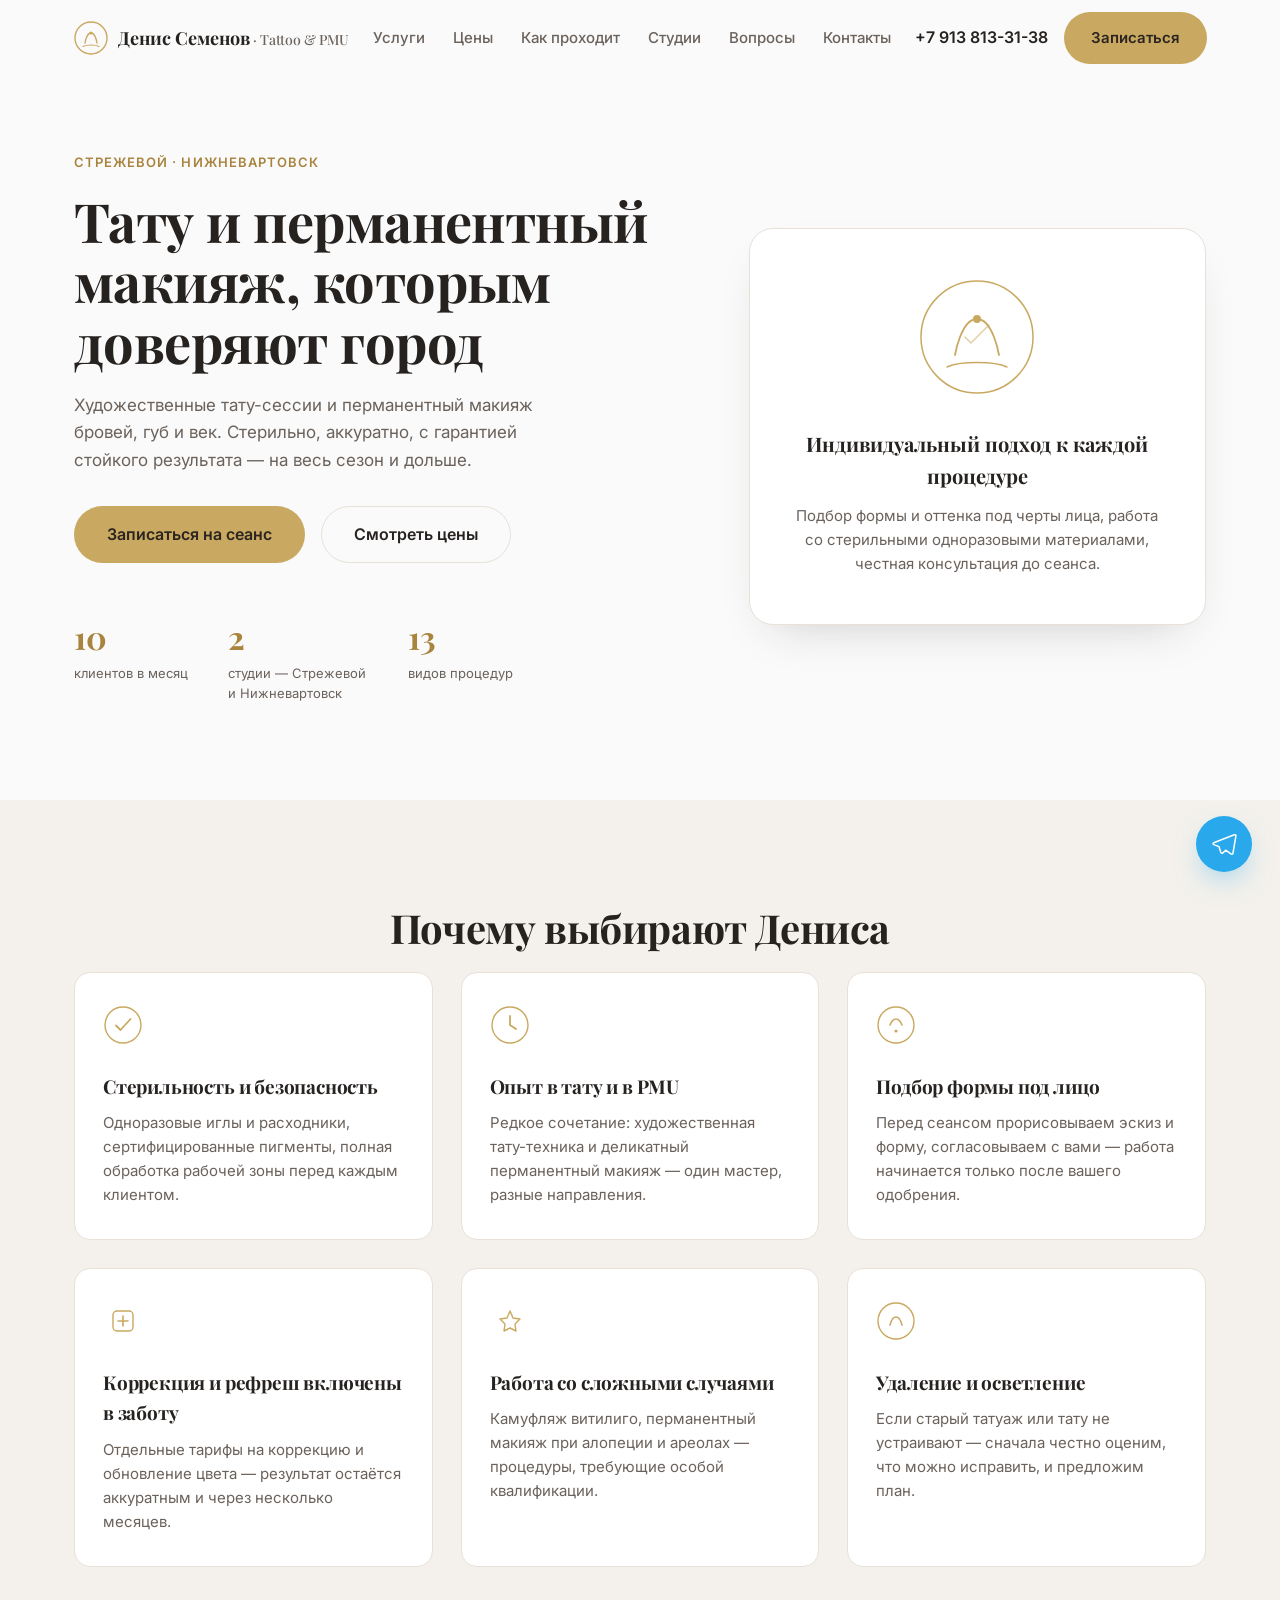
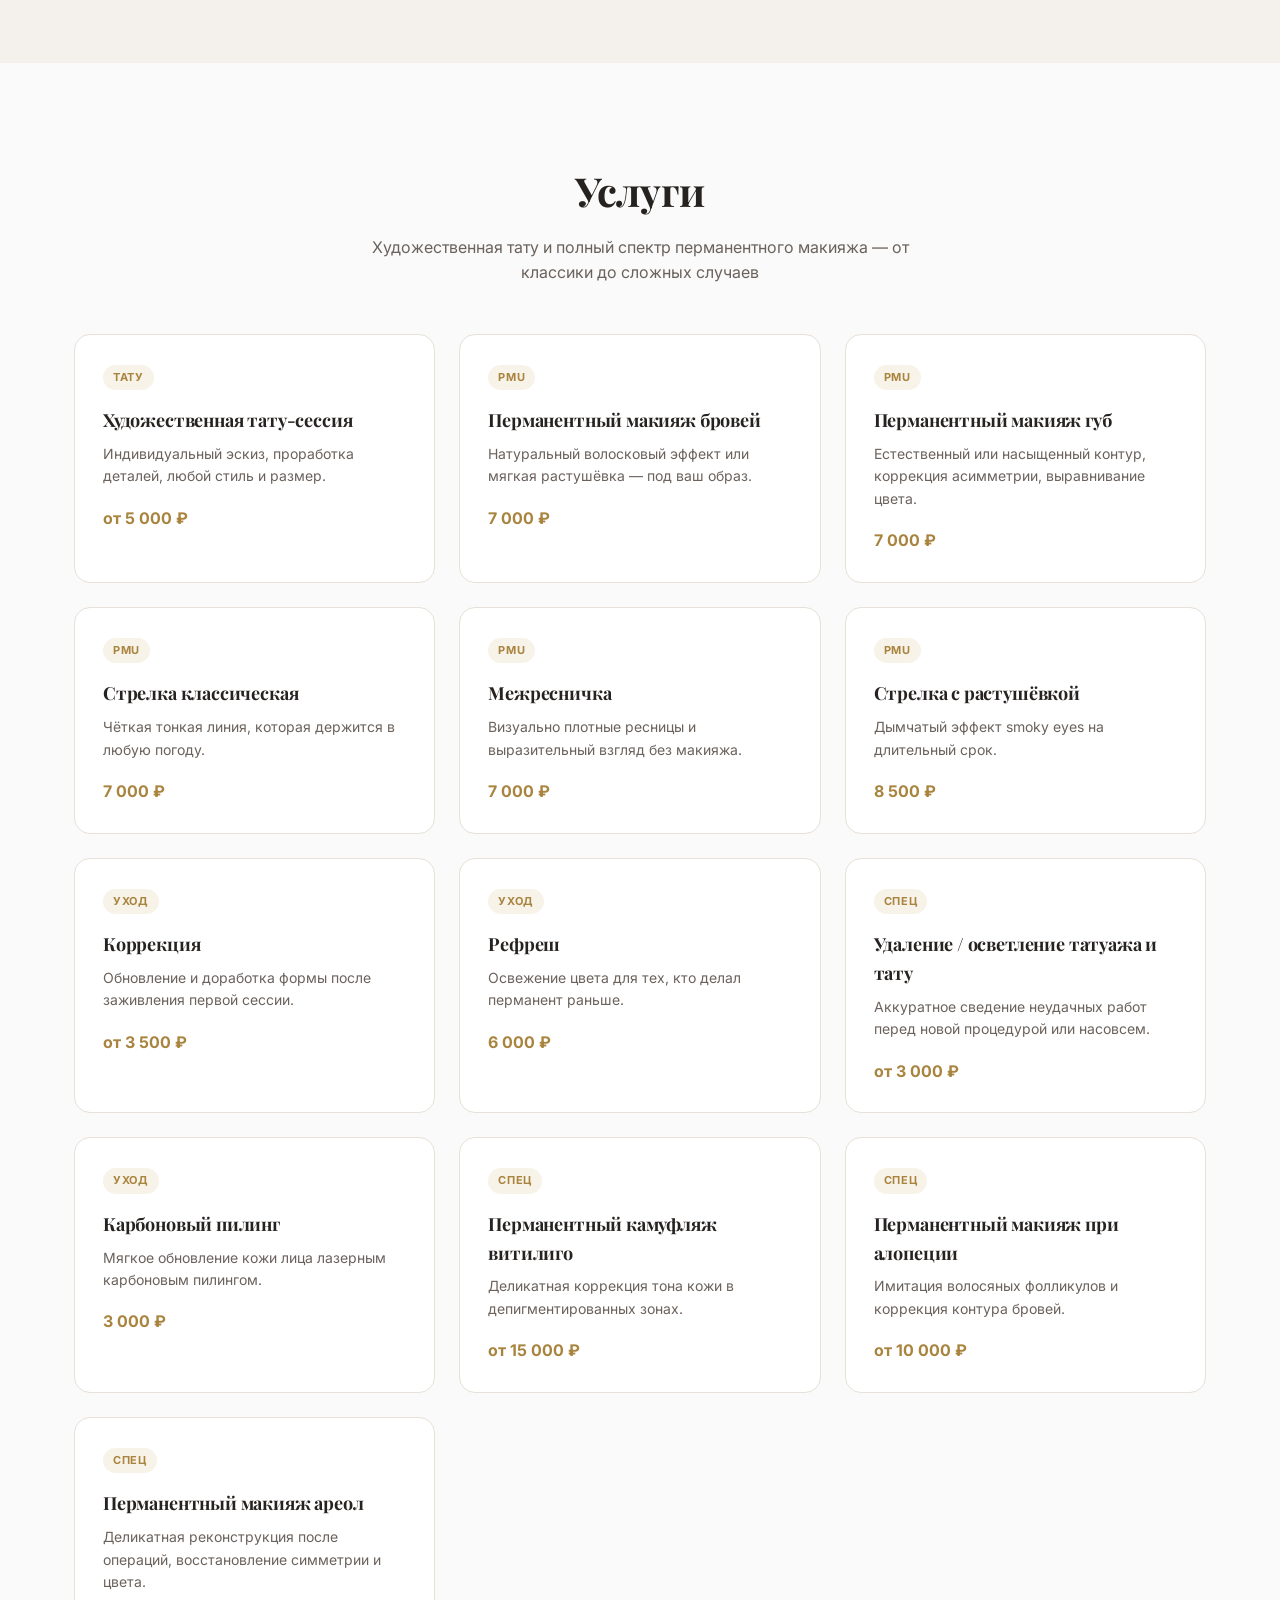
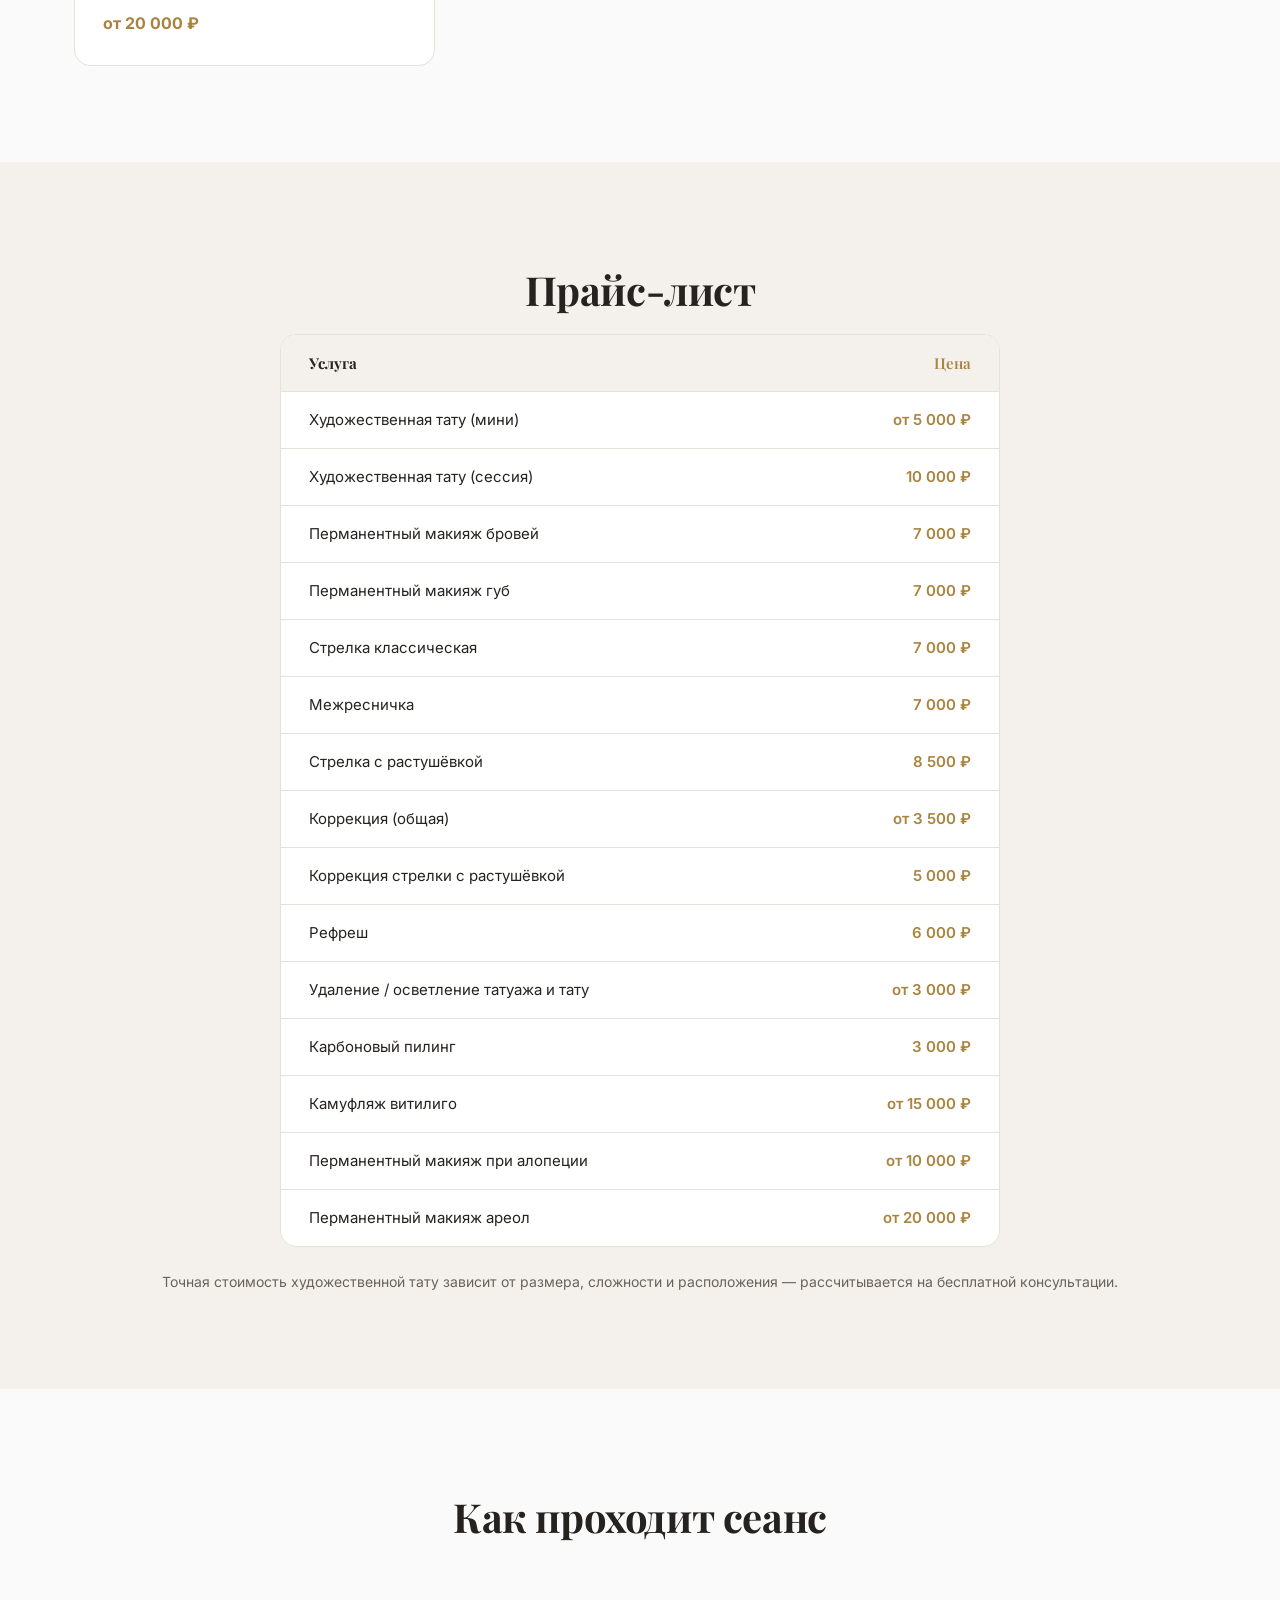
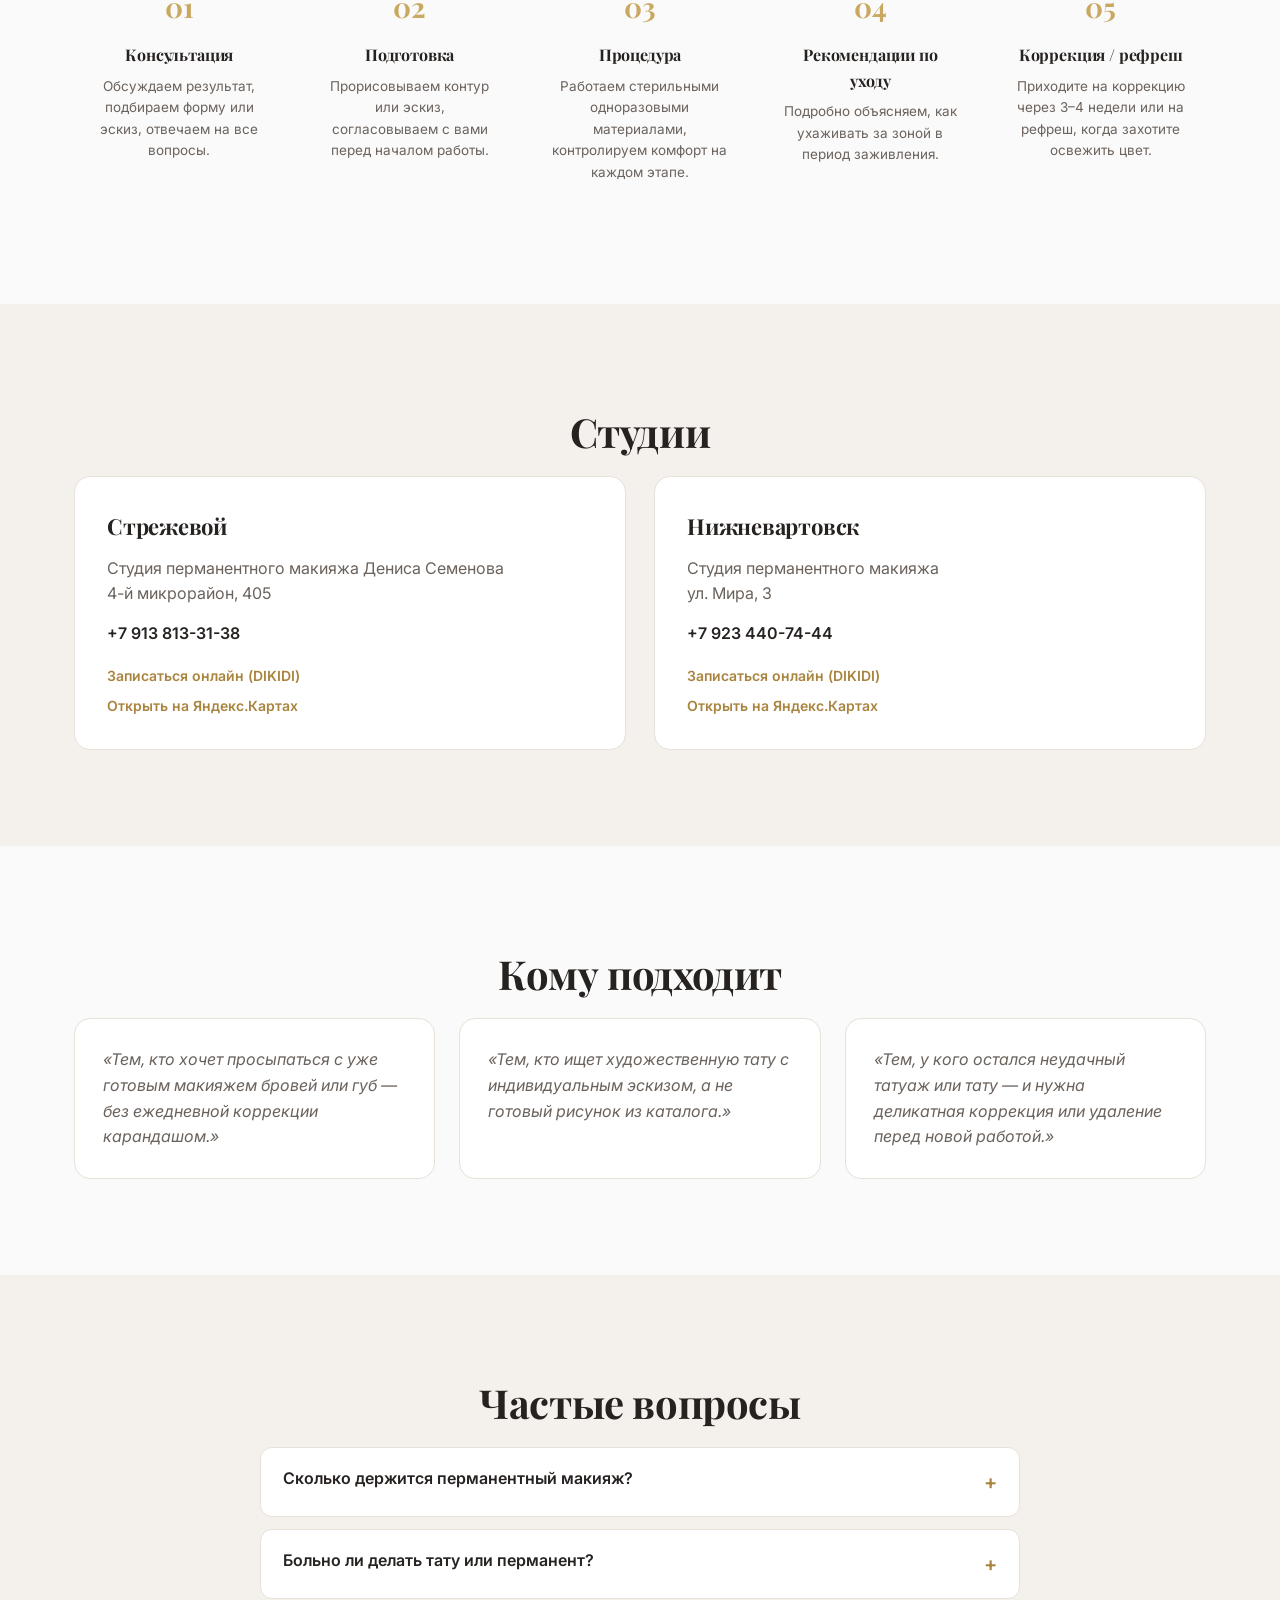
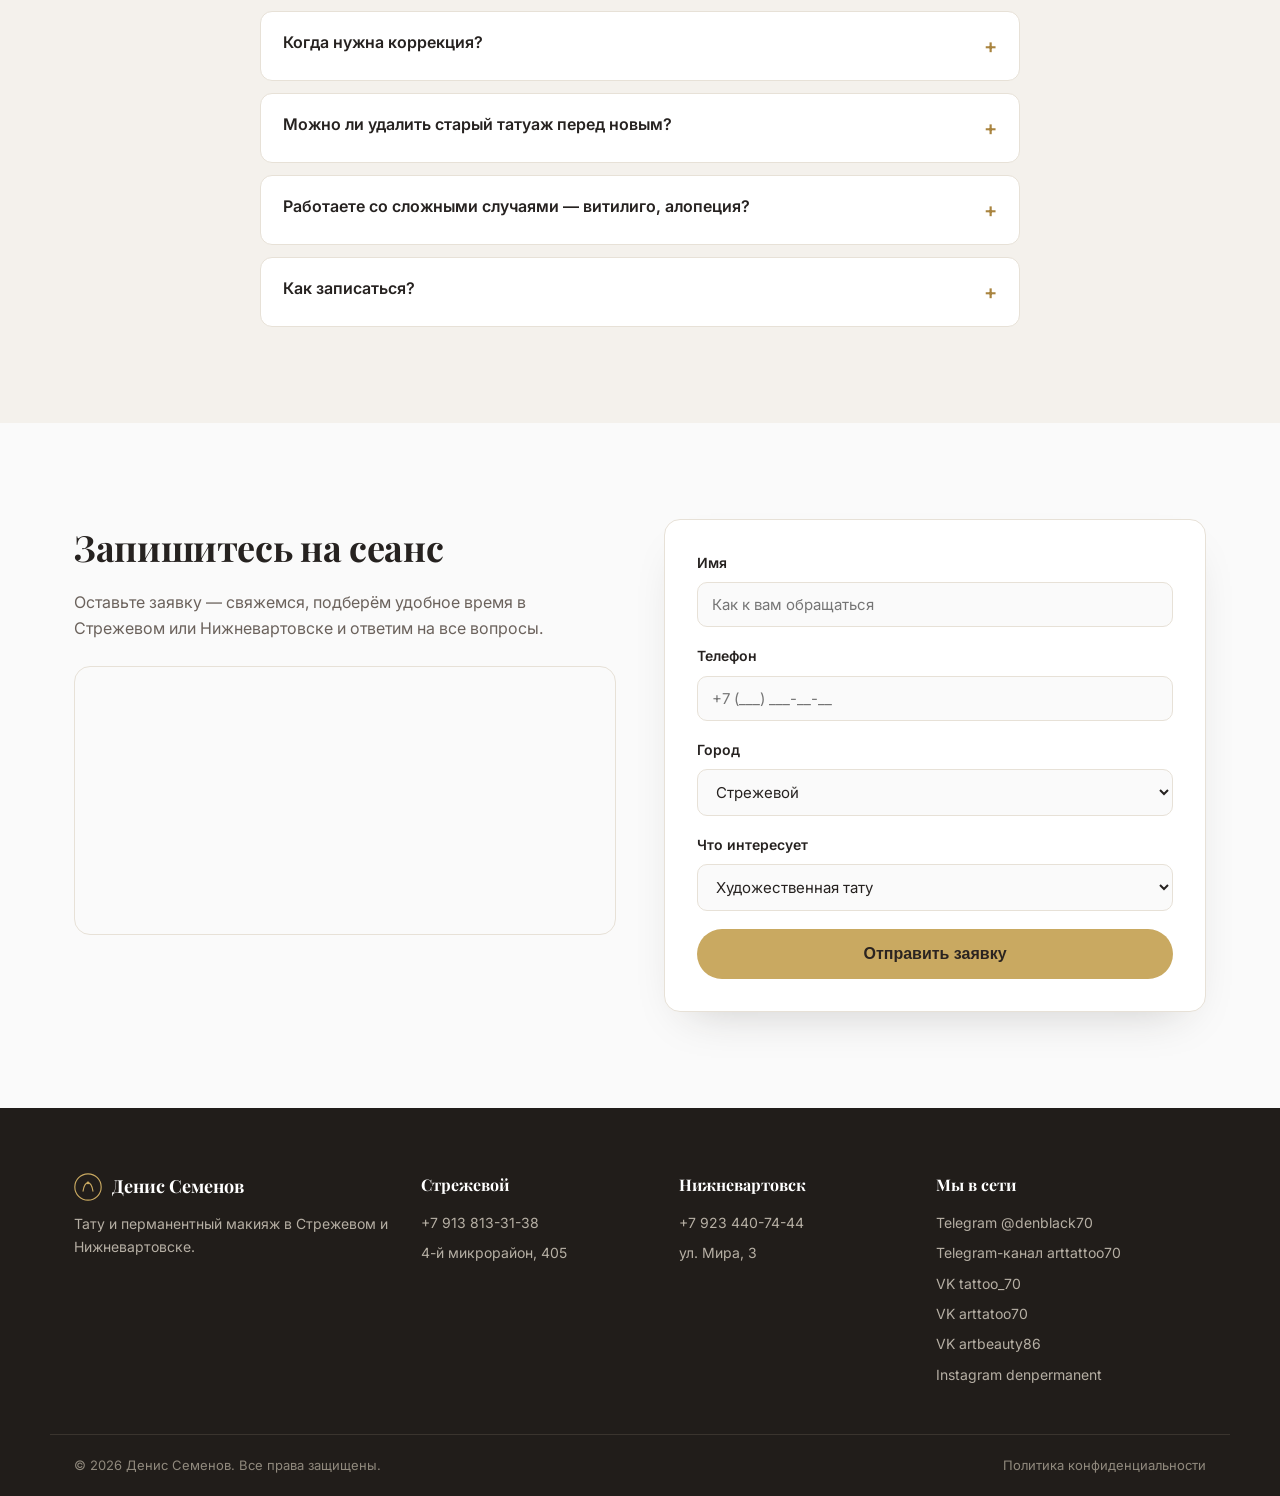
<file: index.html>
<!DOCTYPE html>
<html lang="ru">
<head>
<meta charset="UTF-8">
<meta name="viewport" content="width=device-width, initial-scale=1.0">
<title>Денис Семенов — тату и перманентный макияж | Стрежевой, Нижневартовск</title>
<meta name="description" content="Художественная тату и перманентный макияж от Дениса Семенова. Студии в Стрежевом и Нижневартовске. Брови, губы, стрелки, коррекция, удаление татуажа.">
<link rel="preconnect" href="https://fonts.googleapis.com">
<link rel="preconnect" href="https://fonts.gstatic.com" crossorigin>
<link href="https://fonts.googleapis.com/css2?family=Playfair+Display:wght@500;600;700;800&family=Inter:wght@400;500;600;700;800&display=swap" rel="stylesheet">
<link rel="stylesheet" href="styles.css">
</head>
<body>

<header class="header" id="header">
  <div class="container header__inner">
    <a href="#top" class="logo">
      <svg width="34" height="34" viewBox="0 0 34 34" fill="none" xmlns="http://www.w3.org/2000/svg">
        <circle cx="17" cy="17" r="16" stroke="#c9a961" stroke-width="1.4"/>
        <path d="M11 22C11 22 12.5 12 17 12C21.5 12 23 22 23 22" stroke="#c9a961" stroke-width="1.4" stroke-linecap="round"/>
        <circle cx="17" cy="12" r="1.6" fill="#c9a961"/>
        <path d="M9 25.5C13 23.5 21 23.5 25 25.5" stroke="#c9a961" stroke-width="1.2" stroke-linecap="round"/>
      </svg>
      <span class="logo__text">Денис Семенов<span class="logo__suffix"> · Tattoo &amp; PMU</span></span>
    </a>
    <nav class="nav" id="nav">
      <a href="#services">Услуги</a>
      <a href="#price">Цены</a>
      <a href="#process">Как проходит</a>
      <a href="#studios">Студии</a>
      <a href="#faq">Вопросы</a>
      <a href="#contacts">Контакты</a>
    </nav>
    <div class="header__actions">
      <a href="tel:+79138133138" class="header__phone">+7 913 813-31-38</a>
      <a href="#lead" class="btn btn--primary">Записаться</a>
      <button class="burger" id="burger" aria-label="Меню"><span></span><span></span><span></span></button>
    </div>
  </div>
</header>

<main id="top">

  <section class="hero">
    <div class="container hero__inner">
      <div class="hero__text">
        <span class="eyebrow">Стрежевой · Нижневартовск</span>
        <h1>Тату и перманентный макияж, которым доверяют город</h1>
        <p class="hero__lead">Художественные тату-сессии и перманентный макияж бровей, губ и век. Стерильно, аккуратно, с гарантией стойкого результата — на весь сезон и дольше.</p>
        <div class="hero__cta">
          <a href="#lead" class="btn btn--primary btn--lg">Записаться на сеанс</a>
          <a href="#price" class="btn btn--ghost btn--lg">Смотреть цены</a>
        </div>
        <div class="hero__stats">
          <div class="stat"><span class="stat__num" data-target="10">0</span><span class="stat__label">клиентов в месяц</span></div>
          <div class="stat"><span class="stat__num" data-target="2">0</span><span class="stat__label">студии — Стрежевой и Нижневартовск</span></div>
          <div class="stat"><span class="stat__num" data-target="13">0</span><span class="stat__label">видов процедур</span></div>
        </div>
      </div>
      <div class="hero__card">
        <div class="hero__card-inner">
          <svg width="120" height="120" viewBox="0 0 120 120" fill="none" xmlns="http://www.w3.org/2000/svg">
            <circle cx="60" cy="60" r="56" stroke="#c9a961" stroke-width="1.5"/>
            <path d="M38 78C38 78 44 42 60 42C76 42 82 78 82 78" stroke="#c9a961" stroke-width="1.8" stroke-linecap="round"/>
            <circle cx="60" cy="42" r="4" fill="#c9a961"/>
            <path d="M30 90C42 84 78 84 90 90" stroke="#c9a961" stroke-width="1.4" stroke-linecap="round"/>
            <path d="M48 60L54 66L72 48" stroke="#c9a961" stroke-width="1.6" stroke-linecap="round" stroke-linejoin="round" opacity="0.55"/>
          </svg>
          <p class="hero__card-title">Индивидуальный подход к каждой процедуре</p>
          <p class="hero__card-text">Подбор формы и оттенка под черты лица, работа со стерильными одноразовыми материалами, честная консультация до сеанса.</p>
        </div>
      </div>
    </div>
  </section>

  <section class="adv-section">
    <div class="container">
      <h2 class="section-title">Почему выбирают Дениса</h2>
      <div class="adv-grid">
        <div class="adv reveal">
          <svg width="40" height="40" viewBox="0 0 40 40" fill="none"><circle cx="20" cy="20" r="18" stroke="#c9a961" stroke-width="1.4"/><path d="M13 20.5L17.5 25L27.5 14" stroke="#c9a961" stroke-width="1.8" stroke-linecap="round" stroke-linejoin="round"/></svg>
          <h3>Стерильность и безопасность</h3>
          <p>Одноразовые иглы и расходники, сертифицированные пигменты, полная обработка рабочей зоны перед каждым клиентом.</p>
        </div>
        <div class="adv reveal">
          <svg width="40" height="40" viewBox="0 0 40 40" fill="none"><circle cx="20" cy="20" r="18" stroke="#c9a961" stroke-width="1.4"/><path d="M20 11V20L26 24" stroke="#c9a961" stroke-width="1.8" stroke-linecap="round"/></svg>
          <h3>Опыт в тату и в PMU</h3>
          <p>Редкое сочетание: художественная тату-техника и деликатный перманентный макияж — один мастер, разные направления.</p>
        </div>
        <div class="adv reveal">
          <svg width="40" height="40" viewBox="0 0 40 40" fill="none"><circle cx="20" cy="20" r="18" stroke="#c9a961" stroke-width="1.4"/><path d="M14 20C14 20 16.5 14 20 14C23.5 14 26 20 26 20" stroke="#c9a961" stroke-width="1.6" stroke-linecap="round"/><circle cx="20" cy="26" r="1.6" fill="#c9a961"/></svg>
          <h3>Подбор формы под лицо</h3>
          <p>Перед сеансом прорисовываем эскиз и форму, согласовываем с вами — работа начинается только после вашего одобрения.</p>
        </div>
        <div class="adv reveal">
          <svg width="40" height="40" viewBox="0 0 40 40" fill="none"><rect x="10" y="10" width="20" height="20" rx="4" stroke="#c9a961" stroke-width="1.4"/><path d="M15 20H25M20 15V25" stroke="#c9a961" stroke-width="1.6" stroke-linecap="round"/></svg>
          <h3>Коррекция и рефреш включены в заботу</h3>
          <p>Отдельные тарифы на коррекцию и обновление цвета — результат остаётся аккуратным и через несколько месяцев.</p>
        </div>
        <div class="adv reveal">
          <svg width="40" height="40" viewBox="0 0 40 40" fill="none"><path d="M20 10L23 17L30 18L25 23L26 30L20 27L14 30L15 23L10 18L17 17L20 10Z" stroke="#c9a961" stroke-width="1.4" stroke-linejoin="round"/></svg>
          <h3>Работа со сложными случаями</h3>
          <p>Камуфляж витилиго, перманентный макияж при алопеции и ареолах — процедуры, требующие особой квалификации.</p>
        </div>
        <div class="adv reveal">
          <svg width="40" height="40" viewBox="0 0 40 40" fill="none"><circle cx="20" cy="20" r="18" stroke="#c9a961" stroke-width="1.4"/><path d="M14 24C14 24 16 16 20 16C24 16 26 24 26 24" stroke="#c9a961" stroke-width="1.6" stroke-linecap="round"/></svg>
          <h3>Удаление и осветление</h3>
          <p>Если старый татуаж или тату не устраивают — сначала честно оценим, что можно исправить, и предложим план.</p>
        </div>
      </div>
    </div>
  </section>

  <section class="services" id="services">
    <div class="container">
      <h2 class="section-title">Услуги</h2>
      <p class="section-sub">Художественная тату и полный спектр перманентного макияжа — от классики до сложных случаев</p>
      <div class="services-grid">
        <div class="service reveal">
          <span class="service__tag">Тату</span>
          <h3>Художественная тату-сессия</h3>
          <p>Индивидуальный эскиз, проработка деталей, любой стиль и размер.</p>
          <span class="service__price">от 5 000 ₽</span>
        </div>
        <div class="service reveal">
          <span class="service__tag">PMU</span>
          <h3>Перманентный макияж бровей</h3>
          <p>Натуральный волосковый эффект или мягкая растушёвка — под ваш образ.</p>
          <span class="service__price">7 000 ₽</span>
        </div>
        <div class="service reveal">
          <span class="service__tag">PMU</span>
          <h3>Перманентный макияж губ</h3>
          <p>Естественный или насыщенный контур, коррекция асимметрии, выравнивание цвета.</p>
          <span class="service__price">7 000 ₽</span>
        </div>
        <div class="service reveal">
          <span class="service__tag">PMU</span>
          <h3>Стрелка классическая</h3>
          <p>Чёткая тонкая линия, которая держится в любую погоду.</p>
          <span class="service__price">7 000 ₽</span>
        </div>
        <div class="service reveal">
          <span class="service__tag">PMU</span>
          <h3>Межресничка</h3>
          <p>Визуально плотные ресницы и выразительный взгляд без макияжа.</p>
          <span class="service__price">7 000 ₽</span>
        </div>
        <div class="service reveal">
          <span class="service__tag">PMU</span>
          <h3>Стрелка с растушёвкой</h3>
          <p>Дымчатый эффект smoky eyes на длительный срок.</p>
          <span class="service__price">8 500 ₽</span>
        </div>
        <div class="service reveal">
          <span class="service__tag">Уход</span>
          <h3>Коррекция</h3>
          <p>Обновление и доработка формы после заживления первой сессии.</p>
          <span class="service__price">от 3 500 ₽</span>
        </div>
        <div class="service reveal">
          <span class="service__tag">Уход</span>
          <h3>Рефреш</h3>
          <p>Освежение цвета для тех, кто делал перманент раньше.</p>
          <span class="service__price">6 000 ₽</span>
        </div>
        <div class="service reveal">
          <span class="service__tag">Спец</span>
          <h3>Удаление / осветление татуажа и тату</h3>
          <p>Аккуратное сведение неудачных работ перед новой процедурой или насовсем.</p>
          <span class="service__price">от 3 000 ₽</span>
        </div>
        <div class="service reveal">
          <span class="service__tag">Уход</span>
          <h3>Карбоновый пилинг</h3>
          <p>Мягкое обновление кожи лица лазерным карбоновым пилингом.</p>
          <span class="service__price">3 000 ₽</span>
        </div>
        <div class="service reveal">
          <span class="service__tag">Спец</span>
          <h3>Перманентный камуфляж витилиго</h3>
          <p>Деликатная коррекция тона кожи в депигментированных зонах.</p>
          <span class="service__price">от 15 000 ₽</span>
        </div>
        <div class="service reveal">
          <span class="service__tag">Спец</span>
          <h3>Перманентный макияж при алопеции</h3>
          <p>Имитация волосяных фолликулов и коррекция контура бровей.</p>
          <span class="service__price">от 10 000 ₽</span>
        </div>
        <div class="service reveal">
          <span class="service__tag">Спец</span>
          <h3>Перманентный макияж ареол</h3>
          <p>Деликатная реконструкция после операций, восстановление симметрии и цвета.</p>
          <span class="service__price">от 20 000 ₽</span>
        </div>
      </div>
    </div>
  </section>

  <section class="price" id="price">
    <div class="container">
      <h2 class="section-title">Прайс-лист</h2>
      <div class="price-table">
        <div class="price-row price-row--head"><span>Услуга</span><span>Цена</span></div>
        <div class="price-row"><span>Художественная тату (мини)</span><span>от 5 000 ₽</span></div>
        <div class="price-row"><span>Художественная тату (сессия)</span><span>10 000 ₽</span></div>
        <div class="price-row"><span>Перманентный макияж бровей</span><span>7 000 ₽</span></div>
        <div class="price-row"><span>Перманентный макияж губ</span><span>7 000 ₽</span></div>
        <div class="price-row"><span>Стрелка классическая</span><span>7 000 ₽</span></div>
        <div class="price-row"><span>Межресничка</span><span>7 000 ₽</span></div>
        <div class="price-row"><span>Стрелка с растушёвкой</span><span>8 500 ₽</span></div>
        <div class="price-row"><span>Коррекция (общая)</span><span>от 3 500 ₽</span></div>
        <div class="price-row"><span>Коррекция стрелки с растушёвкой</span><span>5 000 ₽</span></div>
        <div class="price-row"><span>Рефреш</span><span>6 000 ₽</span></div>
        <div class="price-row"><span>Удаление / осветление татуажа и тату</span><span>от 3 000 ₽</span></div>
        <div class="price-row"><span>Карбоновый пилинг</span><span>3 000 ₽</span></div>
        <div class="price-row"><span>Камуфляж витилиго</span><span>от 15 000 ₽</span></div>
        <div class="price-row"><span>Перманентный макияж при алопеции</span><span>от 10 000 ₽</span></div>
        <div class="price-row"><span>Перманентный макияж ареол</span><span>от 20 000 ₽</span></div>
      </div>
      <p class="price-note">Точная стоимость художественной тату зависит от размера, сложности и расположения — рассчитывается на бесплатной консультации.</p>
    </div>
  </section>

  <section class="process" id="process">
    <div class="container">
      <h2 class="section-title">Как проходит сеанс</h2>
      <div class="process-grid">
        <div class="step reveal"><span class="step__num">01</span><h3>Консультация</h3><p>Обсуждаем результат, подбираем форму или эскиз, отвечаем на все вопросы.</p></div>
        <div class="step reveal"><span class="step__num">02</span><h3>Подготовка</h3><p>Прорисовываем контур или эскиз, согласовываем с вами перед началом работы.</p></div>
        <div class="step reveal"><span class="step__num">03</span><h3>Процедура</h3><p>Работаем стерильными одноразовыми материалами, контролируем комфорт на каждом этапе.</p></div>
        <div class="step reveal"><span class="step__num">04</span><h3>Рекомендации по уходу</h3><p>Подробно объясняем, как ухаживать за зоной в период заживления.</p></div>
        <div class="step reveal"><span class="step__num">05</span><h3>Коррекция / рефреш</h3><p>Приходите на коррекцию через 3–4 недели или на рефреш, когда захотите освежить цвет.</p></div>
      </div>
    </div>
  </section>

  <section class="studios" id="studios">
    <div class="container">
      <h2 class="section-title">Студии</h2>
      <div class="studios-grid">
        <div class="studio-card reveal">
          <h3>Стрежевой</h3>
          <p class="studio-card__addr">Студия перманентного макияжа Дениса Семенова<br>4-й микрорайон, 405</p>
          <p class="studio-card__phone"><a href="tel:+79138133138">+7 913 813-31-38</a></p>
          <div class="studio-card__links">
            <a href="https://dikidi.net/2035824" target="_blank" rel="noopener">Записаться онлайн (DIKIDI)</a>
            <a href="https://yandex.ru/maps/org/studiya_permanentnogo_makiyazha_denisa_semenova/20601644312?si=nz7mxdme5m7p1uzf1559fwc1ww" target="_blank" rel="noopener">Открыть на Яндекс.Картах</a>
          </div>
        </div>
        <div class="studio-card reveal">
          <h3>Нижневартовск</h3>
          <p class="studio-card__addr">Студия перманентного макияжа<br>ул. Мира, 3</p>
          <p class="studio-card__phone"><a href="tel:+79234407444">+7 923 440-74-44</a></p>
          <div class="studio-card__links">
            <a href="https://dikidi.net/1701979" target="_blank" rel="noopener">Записаться онлайн (DIKIDI)</a>
            <a href="https://yandex.ru/maps/org/studiya_permanentnogo_makiyazha/49426060820?si=nz7mxdme5m7p1uzf1559fwc1ww" target="_blank" rel="noopener">Открыть на Яндекс.Картах</a>
          </div>
        </div>
      </div>
    </div>
  </section>

  <section class="reviews">
    <div class="container">
      <h2 class="section-title">Кому подходит</h2>
      <div class="reviews-grid">
        <div class="review reveal">
          <p>«Тем, кто хочет просыпаться с уже готовым макияжем бровей или губ — без ежедневной коррекции карандашом.»</p>
        </div>
        <div class="review reveal">
          <p>«Тем, кто ищет художественную тату с индивидуальным эскизом, а не готовый рисунок из каталога.»</p>
        </div>
        <div class="review reveal">
          <p>«Тем, у кого остался неудачный татуаж или тату — и нужна деликатная коррекция или удаление перед новой работой.»</p>
        </div>
      </div>
    </div>
  </section>

  <section class="faq" id="faq">
    <div class="container">
      <h2 class="section-title">Частые вопросы</h2>
      <div class="faq-list">
        <details class="faq__item reveal">
          <summary>Сколько держится перманентный макияж?</summary>
          <p>В среднем от 1 до 3 лет в зависимости от типа кожи и зоны — брови и стрелки держатся дольше, губы могут потребовать рефреш чуть раньше.</p>
        </details>
        <details class="faq__item reveal">
          <summary>Больно ли делать тату или перманент?</summary>
          <p>Используется анестезия, ощущения индивидуальны, но большинство клиентов описывают процедуру как терпимую.</p>
        </details>
        <details class="faq__item reveal">
          <summary>Когда нужна коррекция?</summary>
          <p>Обычно через 3–4 недели после первой сессии, когда пигмент полностью проявился после заживления.</p>
        </details>
        <details class="faq__item reveal">
          <summary>Можно ли удалить старый татуаж перед новым?</summary>
          <p>Да, для этого есть отдельная процедура удаления и осветления — по её результату согласуем сроки новой работы.</p>
        </details>
        <details class="faq__item reveal">
          <summary>Работаете со сложными случаями — витилиго, алопеция?</summary>
          <p>Да, это отдельное направление: камуфляж витилиго, перманентный макияж при алопеции и коррекция ареол после операций.</p>
        </details>
        <details class="faq__item reveal">
          <summary>Как записаться?</summary>
          <p>Через форму на сайте, онлайн-запись DIKIDI по вашему городу или напрямую в Telegram.</p>
        </details>
      </div>
    </div>
  </section>

  <section class="lead" id="lead">
    <div class="container lead__inner">
      <div class="lead__info">
        <h2>Запишитесь на сеанс</h2>
        <p>Оставьте заявку — свяжемся, подберём удобное время в Стрежевом или Нижневартовске и ответим на все вопросы.</p>
        <div class="lead__map">
          <iframe src="https://yandex.ru/map-widget/v1/?ll=76.611200%2C60.735900&z=12" width="100%" height="260" frameborder="0" loading="lazy"></iframe>
        </div>
      </div>
      <form class="form" id="leadForm">
        <input type="text" name="_gotcha" style="display:none" tabindex="-1" autocomplete="off">
        <label>Имя
          <input type="text" name="name" placeholder="Как к вам обращаться" required>
        </label>
        <label>Телефон
          <input type="tel" name="phone" placeholder="+7 (___) ___-__-__" required>
        </label>
        <label>Город
          <select name="city">
            <option value="Стрежевой">Стрежевой</option>
            <option value="Нижневартовск">Нижневартовск</option>
          </select>
        </label>
        <label>Что интересует
          <select name="comment">
            <option value="Художественная тату">Художественная тату</option>
            <option value="Перманентный макияж бровей">Перманентный макияж бровей</option>
            <option value="Перманентный макияж губ">Перманентный макияж губ</option>
            <option value="Стрелка / межресничка">Стрелка / межресничка</option>
            <option value="Коррекция / рефреш">Коррекция / рефреш</option>
            <option value="Удаление татуажа или тату">Удаление татуажа или тату</option>
            <option value="Другое">Другое — уточню при звонке</option>
          </select>
        </label>
        <button type="submit" class="btn btn--primary btn--lg">Отправить заявку</button>
      </form>
    </div>
  </section>

</main>

<footer class="footer" id="contacts">
  <div class="container footer__inner">
    <div class="footer__col">
      <a href="#top" class="logo logo--footer">
        <svg width="28" height="28" viewBox="0 0 34 34" fill="none" xmlns="http://www.w3.org/2000/svg">
          <circle cx="17" cy="17" r="16" stroke="#c9a961" stroke-width="1.4"/>
          <path d="M11 22C11 22 12.5 12 17 12C21.5 12 23 22 23 22" stroke="#c9a961" stroke-width="1.4" stroke-linecap="round"/>
          <circle cx="17" cy="12" r="1.6" fill="#c9a961"/>
        </svg>
        <span>Денис Семенов</span>
      </a>
      <p>Тату и перманентный макияж в Стрежевом и Нижневартовске.</p>
    </div>
    <div class="footer__col">
      <h4>Стрежевой</h4>
      <p><a href="tel:+79138133138">+7 913 813-31-38</a></p>
      <p>4-й микрорайон, 405</p>
    </div>
    <div class="footer__col">
      <h4>Нижневартовск</h4>
      <p><a href="tel:+79234407444">+7 923 440-74-44</a></p>
      <p>ул. Мира, 3</p>
    </div>
    <div class="footer__col">
      <h4>Мы в сети</h4>
      <p><a href="https://t.me/denblack70" target="_blank" rel="noopener">Telegram @denblack70</a></p>
      <p><a href="https://t.me/arttattoo70" target="_blank" rel="noopener">Telegram-канал arttattoo70</a></p>
      <p><a href="https://vk.ru/tattoo_70" target="_blank" rel="noopener">VK tattoo_70</a></p>
      <p><a href="https://vk.ru/arttatoo70" target="_blank" rel="noopener">VK arttatoo70</a></p>
      <p><a href="https://vk.ru/artbeauty86" target="_blank" rel="noopener">VK artbeauty86</a></p>
      <p><a href="https://www.instagram.com/denpermanent" target="_blank" rel="noopener">Instagram denpermanent</a></p>
    </div>
  </div>
  <div class="container footer__bottom">
    <p>© <span id="year"></span> Денис Семенов. Все права защищены.</p>
    <a href="privacy.html">Политика конфиденциальности</a>
  </div>
</footer>

<a href="https://t.me/denblack70" class="fab" target="_blank" rel="noopener" aria-label="Написать в Telegram">
  <svg width="26" height="26" viewBox="0 0 24 24" fill="none"><path d="M21.5 3.5L2.5 10.8C1.7 11.1 1.7 12.3 2.5 12.6L7.3 14.4L9.1 19.8C9.4 20.6 10.4 20.8 11 20.2L13.6 17.7L18.4 21.2C19.1 21.7 20.1 21.3 20.3 20.5L23 4.6C23.2 3.7 22.3 3.1 21.5 3.5Z" stroke="white" stroke-width="1.4" stroke-linejoin="round"/></svg>
</a>

<script src="script.js"></script>
</body>
</html>
</file>
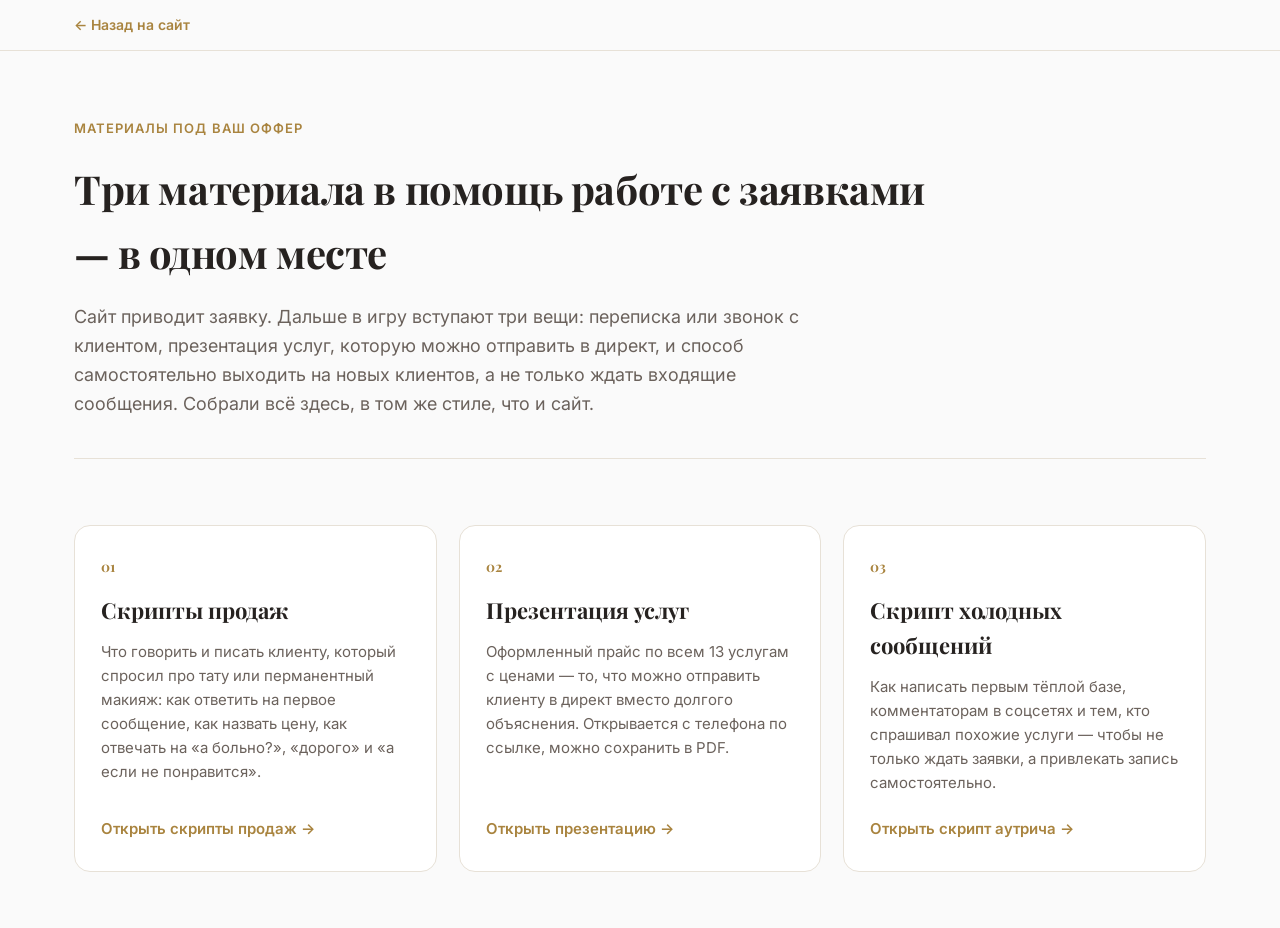
<file: materials.html>
<!DOCTYPE html>
<html lang="ru">
<head>
<meta charset="UTF-8">
<meta name="viewport" content="width=device-width, initial-scale=1.0">
<title>Материалы для работы с заявками — Денис Семенов</title>
<meta name="description" content="Скрипты продаж, продающая презентация и скрипт холодных сообщений — три материала для работы с заявками на тату и перманентный макияж.">
<meta name="robots" content="noindex">
<link rel="preconnect" href="https://fonts.googleapis.com">
<link rel="preconnect" href="https://fonts.gstatic.com" crossorigin>
<link href="https://fonts.googleapis.com/css2?family=Playfair+Display:wght@500;600;700;800&family=Inter:wght@400;500;600;700;800&display=swap" rel="stylesheet">
<link rel="stylesheet" href="styles.css">
<link rel="stylesheet" href="materials.css">
</head>
<body>

<div class="doc-bar">
  <div class="doc-bar__inner">
    <a href="index.html" class="doc-bar__back">← <span>Назад на сайт</span></a>
  </div>
</div>

<div class="container">

  <section class="doc-hero">
    <p class="eyebrow">Материалы под ваш оффер</p>
    <h1>Три материала в помощь работе с заявками — в одном месте</h1>
    <p class="doc-hero__lead">Сайт приводит заявку. Дальше в игру вступают три вещи: переписка или звонок с клиентом, презентация услуг, которую можно отправить в директ, и способ самостоятельно выходить на новых клиентов, а не только ждать входящие сообщения. Собрали всё здесь, в том же стиле, что и сайт.</p>
  </section>

  <section class="doc-section">
    <div class="hub-grid">

      <div class="hub-card">
        <span class="hub-card__num">01</span>
        <p class="hub-card__title">Скрипты продаж</p>
        <p class="hub-card__lead">Что говорить и писать клиенту, который спросил про тату или перманентный макияж: как ответить на первое сообщение, как назвать цену, как отвечать на «а больно?», «дорого» и «а если не понравится».</p>
        <a href="scripts.html" class="hub-card__link">Открыть скрипты продаж →</a>
      </div>

      <div class="hub-card">
        <span class="hub-card__num">02</span>
        <p class="hub-card__title">Презентация услуг</p>
        <p class="hub-card__lead">Оформленный прайс по всем 13 услугам с ценами — то, что можно отправить клиенту в директ вместо долгого объяснения. Открывается с телефона по ссылке, можно сохранить в PDF.</p>
        <a href="presentation.html" class="hub-card__link">Открыть презентацию →</a>
      </div>

      <div class="hub-card">
        <span class="hub-card__num">03</span>
        <p class="hub-card__title">Скрипт холодных сообщений</p>
        <p class="hub-card__lead">Как написать первым тёплой базе, комментаторам в соцсетях и тем, кто спрашивал похожие услуги — чтобы не только ждать заявки, а привлекать запись самостоятельно.</p>
        <a href="outreach.html" class="hub-card__link">Открыть скрипт аутрича →</a>
      </div>

    </div>
  </section>

</div>

</body>
</html>
</file>
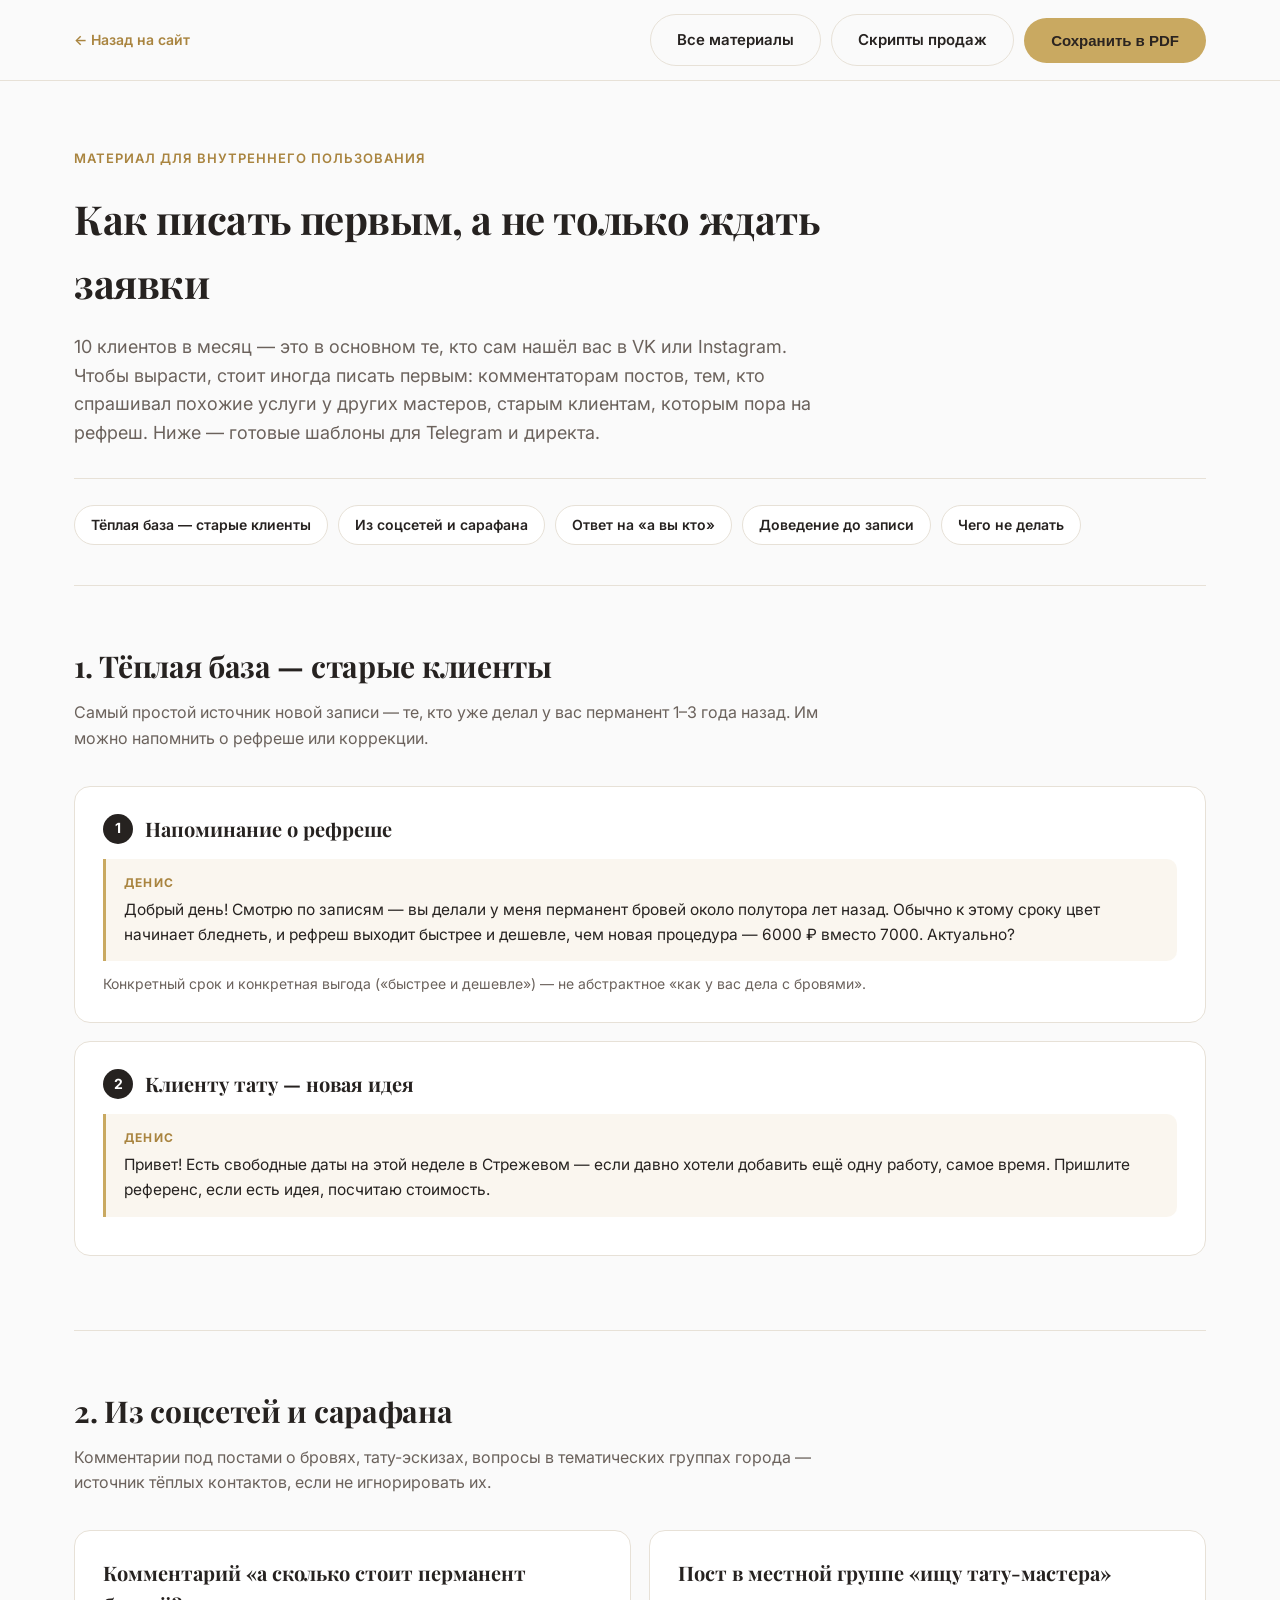
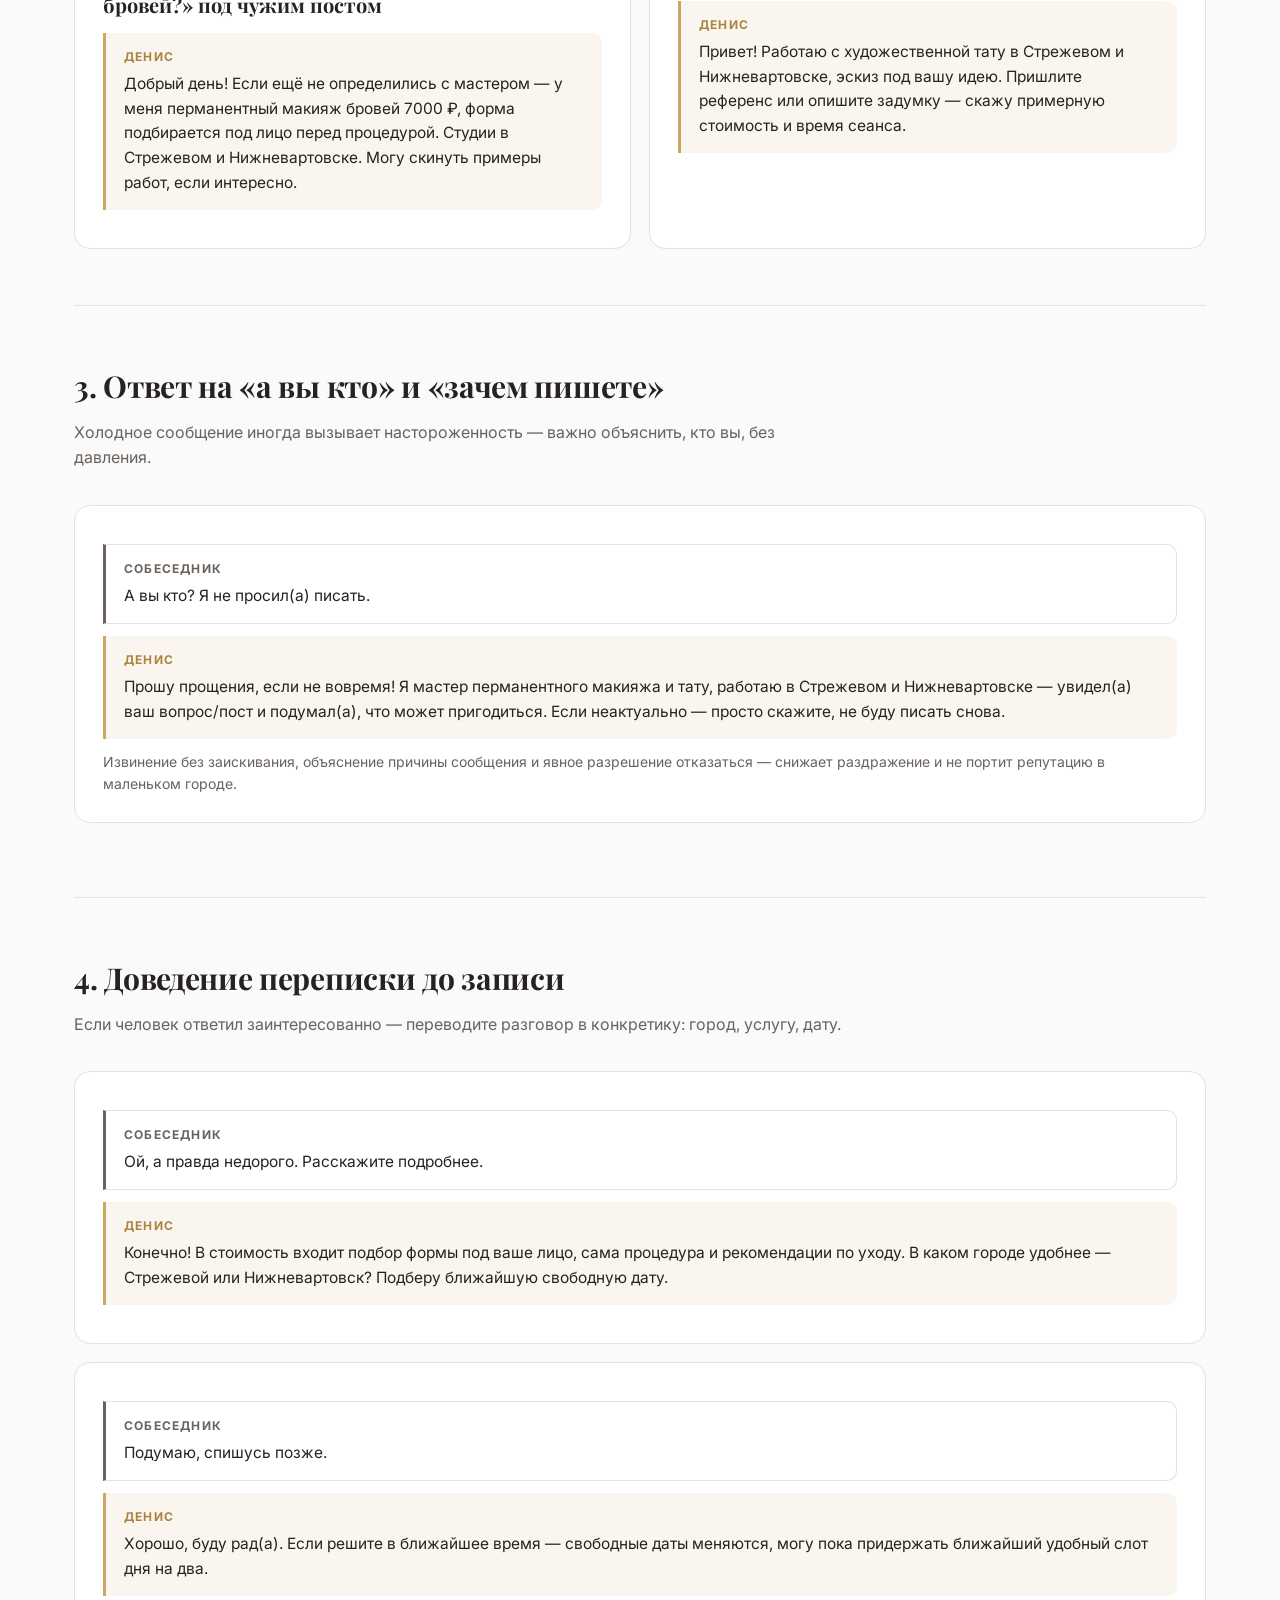
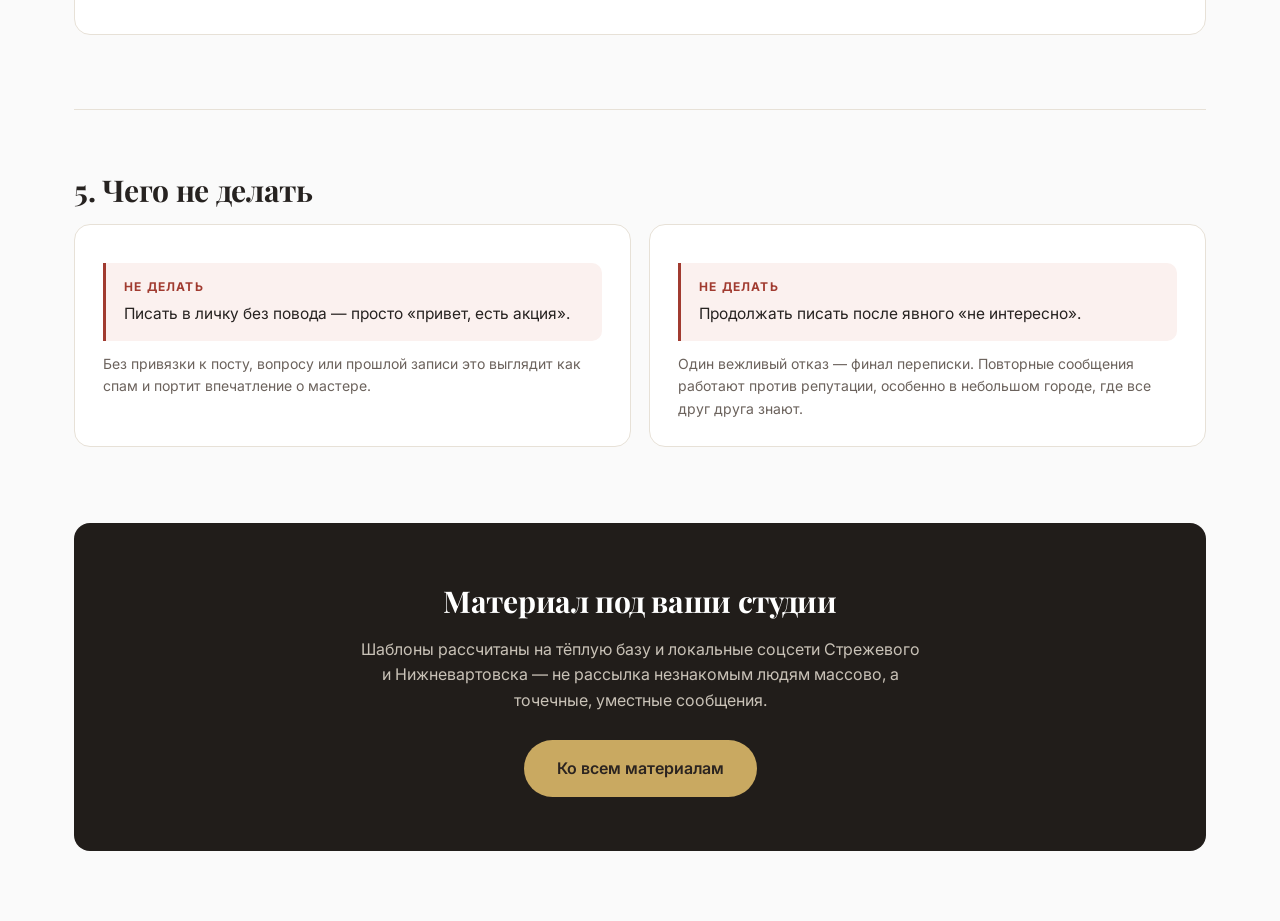
<file: outreach.html>
<!DOCTYPE html>
<html lang="ru">
<head>
<meta charset="UTF-8">
<meta name="viewport" content="width=device-width, initial-scale=1.0">
<title>Скрипт холодных сообщений — Денис Семенов</title>
<meta name="description" content="Как первым писать потенциальным клиентам в Стрежевом и Нижневартовске, чтобы не только ждать заявки с сайта, а привлекать запись на тату и перманентный макияж самостоятельно.">
<meta name="robots" content="noindex">
<link rel="preconnect" href="https://fonts.googleapis.com">
<link rel="preconnect" href="https://fonts.gstatic.com" crossorigin>
<link href="https://fonts.googleapis.com/css2?family=Playfair+Display:wght@500;600;700;800&family=Inter:wght@400;500;600;700;800&display=swap" rel="stylesheet">
<link rel="stylesheet" href="styles.css">
<link rel="stylesheet" href="materials.css">
</head>
<body>

<div class="doc-bar">
  <div class="doc-bar__inner">
    <a href="index.html" class="doc-bar__back">← <span>Назад на сайт</span></a>
    <div class="doc-bar__actions">
      <a href="materials.html" class="btn btn--ghost">Все материалы</a>
      <a href="scripts.html" class="btn btn--ghost">Скрипты продаж</a>
      <button class="btn btn--primary" onclick="window.print()">Сохранить в PDF</button>
    </div>
  </div>
</div>

<div class="container">

  <section class="doc-hero">
    <p class="eyebrow">Материал для внутреннего пользования</p>
    <h1>Как писать первым, а не только ждать заявки</h1>
    <p class="doc-hero__lead">10 клиентов в месяц — это в основном те, кто сам нашёл вас в VK или Instagram. Чтобы вырасти, стоит иногда писать первым: комментаторам постов, тем, кто спрашивал похожие услуги у других мастеров, старым клиентам, которым пора на рефреш. Ниже — готовые шаблоны для Telegram и директа.</p>
    <nav class="toc">
      <a href="#warm">Тёплая база — старые клиенты</a>
      <a href="#social">Из соцсетей и сарафана</a>
      <a href="#reply">Ответ на «а вы кто»</a>
      <a href="#followup">Доведение до записи</a>
      <a href="#stop">Чего не делать</a>
    </nav>
  </section>

  <section class="doc-section" id="warm">
    <h2>1. Тёплая база — старые клиенты</h2>
    <p class="doc-section__lead">Самый простой источник новой записи — те, кто уже делал у вас перманент 1–3 года назад. Им можно напомнить о рефреше или коррекции.</p>

    <div class="card">
      <div class="card__head"><span class="card__step">1</span><p class="card__title">Напоминание о рефреше</p></div>
      <div class="say">
        <span class="say__who">Денис</span>
        Добрый день! Смотрю по записям — вы делали у меня перманент бровей около полутора лет назад. Обычно к этому сроку цвет начинает бледнеть, и рефреш выходит быстрее и дешевле, чем новая процедура — 6000 ₽ вместо 7000. Актуально?
      </div>
      <p class="card__note">Конкретный срок и конкретная выгода («быстрее и дешевле») — не абстрактное «как у вас дела с бровями».</p>
    </div>

    <div class="card">
      <div class="card__head"><span class="card__step">2</span><p class="card__title">Клиенту тату — новая идея</p></div>
      <div class="say">
        <span class="say__who">Денис</span>
        Привет! Есть свободные даты на этой неделе в Стрежевом — если давно хотели добавить ещё одну работу, самое время. Пришлите референс, если есть идея, посчитаю стоимость.
      </div>
    </div>
  </section>

  <section class="doc-section" id="social">
    <h2>2. Из соцсетей и сарафана</h2>
    <p class="doc-section__lead">Комментарии под постами о бровях, тату-эскизах, вопросы в тематических группах города — источник тёплых контактов, если не игнорировать их.</p>

    <div class="grid-2">
      <div class="card">
        <p class="card__title">Комментарий «а сколько стоит перманент бровей?» под чужим постом</p>
        <div class="say">
          <span class="say__who">Денис</span>
          Добрый день! Если ещё не определились с мастером — у меня перманентный макияж бровей 7000 ₽, форма подбирается под лицо перед процедурой. Студии в Стрежевом и Нижневартовске. Могу скинуть примеры работ, если интересно.
        </div>
      </div>
      <div class="card">
        <p class="card__title">Пост в местной группе «ищу тату-мастера»</p>
        <div class="say">
          <span class="say__who">Денис</span>
          Привет! Работаю с художественной тату в Стрежевом и Нижневартовске, эскиз под вашу идею. Пришлите референс или опишите задумку — скажу примерную стоимость и время сеанса.
        </div>
      </div>
    </div>
  </section>

  <section class="doc-section" id="reply">
    <h2>3. Ответ на «а вы кто» и «зачем пишете»</h2>
    <p class="doc-section__lead">Холодное сообщение иногда вызывает настороженность — важно объяснить, кто вы, без давления.</p>

    <div class="card">
      <div class="say say--client"><span class="say__who">Собеседник</span>А вы кто? Я не просил(а) писать.</div>
      <div class="say">
        <span class="say__who">Денис</span>
        Прошу прощения, если не вовремя! Я мастер перманентного макияжа и тату, работаю в Стрежевом и Нижневартовске — увидел(а) ваш вопрос/пост и подумал(а), что может пригодиться. Если неактуально — просто скажите, не буду писать снова.
      </div>
      <p class="card__note">Извинение без заискивания, объяснение причины сообщения и явное разрешение отказаться — снижает раздражение и не портит репутацию в маленьком городе.</p>
    </div>
  </section>

  <section class="doc-section" id="followup">
    <h2>4. Доведение переписки до записи</h2>
    <p class="doc-section__lead">Если человек ответил заинтересованно — переводите разговор в конкретику: город, услугу, дату.</p>

    <div class="card">
      <div class="say say--client"><span class="say__who">Собеседник</span>Ой, а правда недорого. Расскажите подробнее.</div>
      <div class="say">
        <span class="say__who">Денис</span>
        Конечно! В стоимость входит подбор формы под ваше лицо, сама процедура и рекомендации по уходу. В каком городе удобнее — Стрежевой или Нижневартовск? Подберу ближайшую свободную дату.
      </div>
    </div>

    <div class="card">
      <div class="say say--client"><span class="say__who">Собеседник</span>Подумаю, спишусь позже.</div>
      <div class="say">
        <span class="say__who">Денис</span>
        Хорошо, буду рад(а). Если решите в ближайшее время — свободные даты меняются, могу пока придержать ближайший удобный слот дня на два.
      </div>
    </div>
  </section>

  <section class="doc-section" id="stop">
    <h2>5. Чего не делать</h2>
    <div class="grid-2">
      <div class="card">
        <div class="say say--stop"><span class="say__who">Не делать</span>Писать в личку без повода — просто «привет, есть акция».</div>
        <p class="card__note">Без привязки к посту, вопросу или прошлой записи это выглядит как спам и портит впечатление о мастере.</p>
      </div>
      <div class="card">
        <div class="say say--stop"><span class="say__who">Не делать</span>Продолжать писать после явного «не интересно».</div>
        <p class="card__note">Один вежливый отказ — финал переписки. Повторные сообщения работают против репутации, особенно в небольшом городе, где все друг друга знают.</p>
      </div>
    </div>
  </section>

  <div class="cta-final">
    <h2>Материал под ваши студии</h2>
    <p>Шаблоны рассчитаны на тёплую базу и локальные соцсети Стрежевого и Нижневартовска — не рассылка незнакомым людям массово, а точечные, уместные сообщения.</p>
    <a href="materials.html" class="btn btn--primary btn--lg">Ко всем материалам</a>
  </div>

</div>

</body>
</html>
</file>
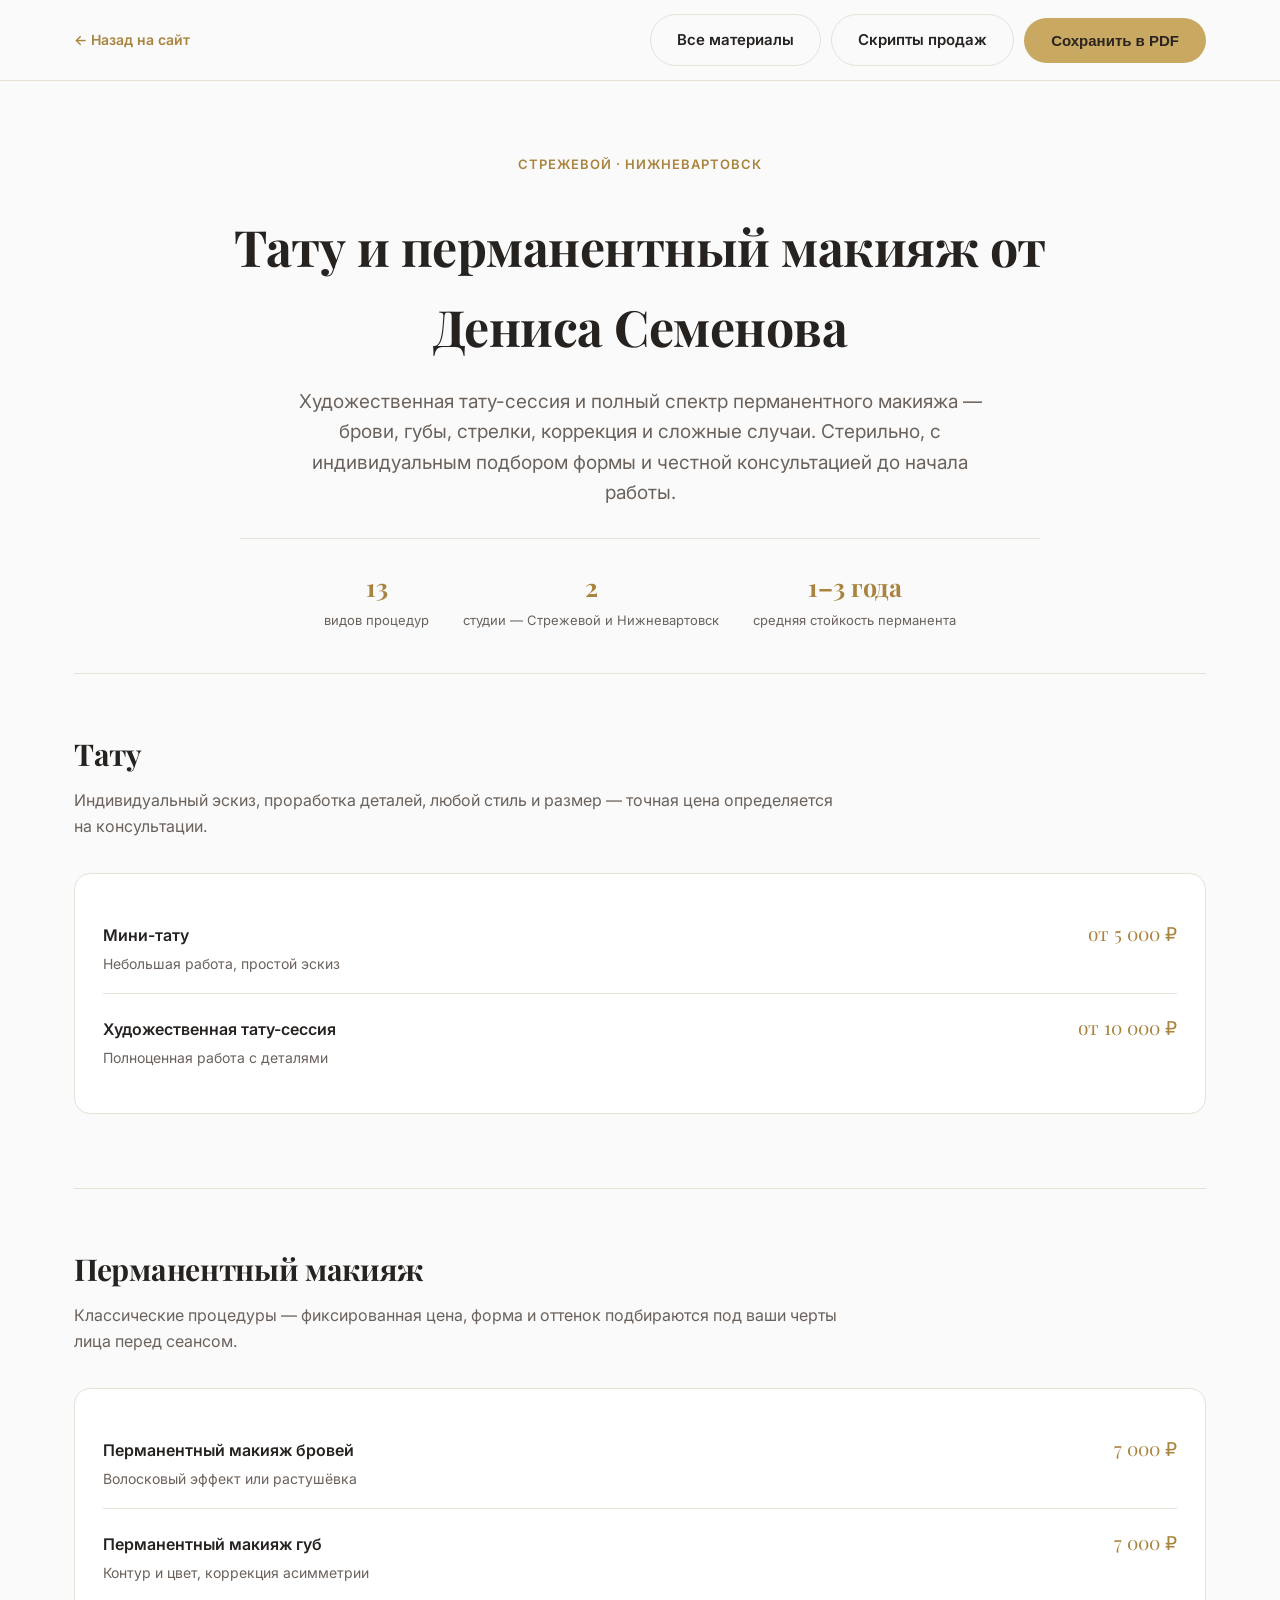
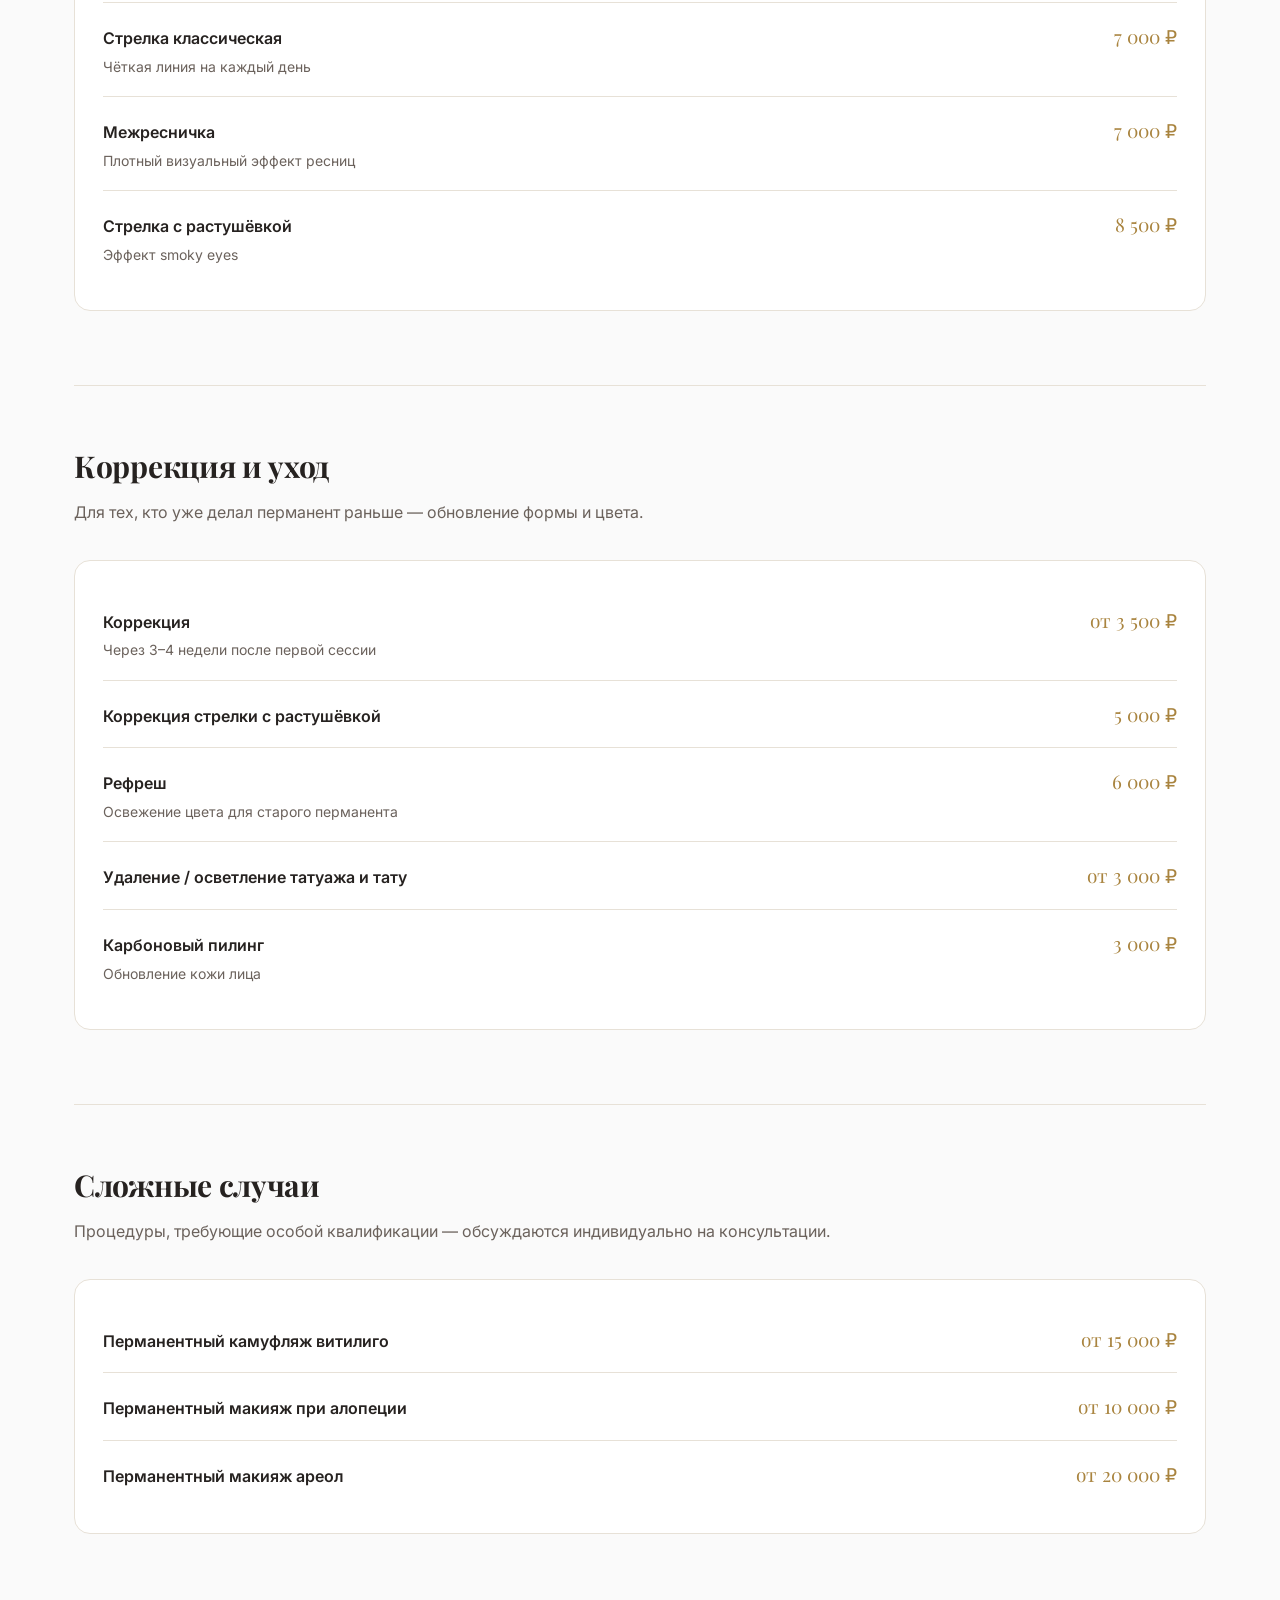
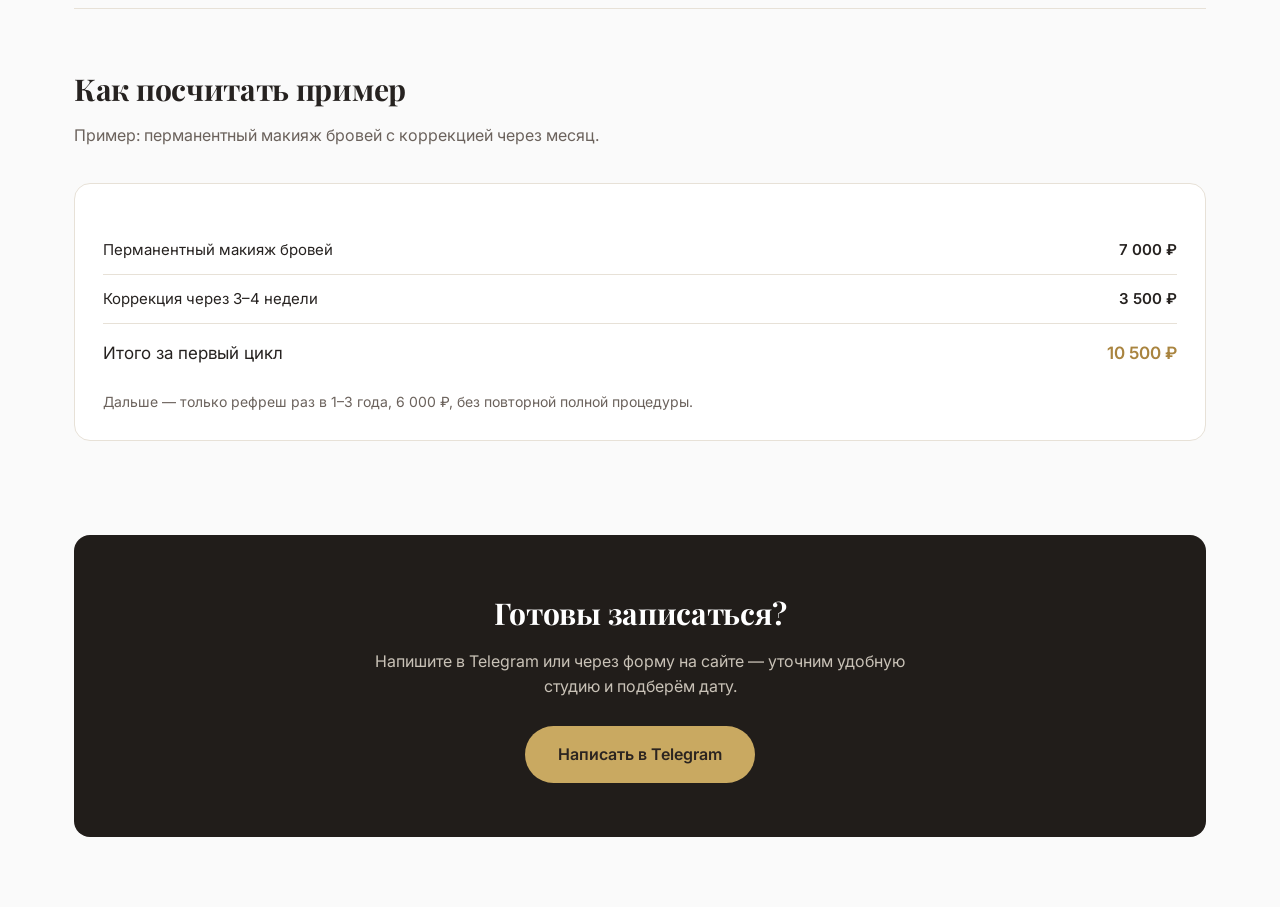
<file: presentation.html>
<!DOCTYPE html>
<html lang="ru">
<head>
<meta charset="UTF-8">
<meta name="viewport" content="width=device-width, initial-scale=1.0">
<title>Презентация услуг — Денис Семенов</title>
<meta name="description" content="Оформленный прайс на тату и перманентный макияж от Дениса Семенова — можно отправить клиенту в директ или сохранить в PDF.">
<meta name="robots" content="noindex">
<link rel="preconnect" href="https://fonts.googleapis.com">
<link rel="preconnect" href="https://fonts.gstatic.com" crossorigin>
<link href="https://fonts.googleapis.com/css2?family=Playfair+Display:wght@500;600;700;800&family=Inter:wght@400;500;600;700;800&display=swap" rel="stylesheet">
<link rel="stylesheet" href="styles.css">
<link rel="stylesheet" href="materials.css">
</head>
<body>

<div class="doc-bar">
  <div class="doc-bar__inner">
    <a href="index.html" class="doc-bar__back">← <span>Назад на сайт</span></a>
    <div class="doc-bar__actions">
      <a href="materials.html" class="btn btn--ghost">Все материалы</a>
      <a href="scripts.html" class="btn btn--ghost">Скрипты продаж</a>
      <button class="btn btn--primary" onclick="window.print()">Сохранить в PDF</button>
    </div>
  </div>
</div>

<div class="container">

  <section class="pitch">
    <p class="eyebrow eyebrow--center">Стрежевой · Нижневартовск</p>
    <h1>Тату и перманентный макияж от Дениса Семенова</h1>
    <p class="pitch__lead">Художественная тату-сессия и полный спектр перманентного макияжа — брови, губы, стрелки, коррекция и сложные случаи. Стерильно, с индивидуальным подбором формы и честной консультацией до начала работы.</p>
    <div class="pitch__meta">
      <div><b>13</b><span>видов процедур</span></div>
      <div><b>2</b><span>студии — Стрежевой и Нижневартовск</span></div>
      <div><b>1–3 года</b><span>средняя стойкость перманента</span></div>
    </div>
  </section>

  <section class="doc-section">
    <h2>Тату</h2>
    <p class="doc-section__lead">Индивидуальный эскиз, проработка деталей, любой стиль и размер — точная цена определяется на консультации.</p>
    <div class="card">
      <div class="offer">
        <div><span class="offer__name">Мини-тату</span><span class="offer__desc">Небольшая работа, простой эскиз</span></div>
        <span class="offer__price">от 5 000 ₽</span>
      </div>
      <div class="offer">
        <div><span class="offer__name">Художественная тату-сессия</span><span class="offer__desc">Полноценная работа с деталями</span></div>
        <span class="offer__price">от 10 000 ₽</span>
      </div>
    </div>
  </section>

  <section class="doc-section">
    <h2>Перманентный макияж</h2>
    <p class="doc-section__lead">Классические процедуры — фиксированная цена, форма и оттенок подбираются под ваши черты лица перед сеансом.</p>
    <div class="card">
      <div class="offer">
        <div><span class="offer__name">Перманентный макияж бровей</span><span class="offer__desc">Волосковый эффект или растушёвка</span></div>
        <span class="offer__price">7 000 ₽</span>
      </div>
      <div class="offer">
        <div><span class="offer__name">Перманентный макияж губ</span><span class="offer__desc">Контур и цвет, коррекция асимметрии</span></div>
        <span class="offer__price">7 000 ₽</span>
      </div>
      <div class="offer">
        <div><span class="offer__name">Стрелка классическая</span><span class="offer__desc">Чёткая линия на каждый день</span></div>
        <span class="offer__price">7 000 ₽</span>
      </div>
      <div class="offer">
        <div><span class="offer__name">Межресничка</span><span class="offer__desc">Плотный визуальный эффект ресниц</span></div>
        <span class="offer__price">7 000 ₽</span>
      </div>
      <div class="offer">
        <div><span class="offer__name">Стрелка с растушёвкой</span><span class="offer__desc">Эффект smoky eyes</span></div>
        <span class="offer__price">8 500 ₽</span>
      </div>
    </div>
  </section>

  <section class="doc-section">
    <h2>Коррекция и уход</h2>
    <p class="doc-section__lead">Для тех, кто уже делал перманент раньше — обновление формы и цвета.</p>
    <div class="card">
      <div class="offer">
        <div><span class="offer__name">Коррекция</span><span class="offer__desc">Через 3–4 недели после первой сессии</span></div>
        <span class="offer__price">от 3 500 ₽</span>
      </div>
      <div class="offer">
        <div><span class="offer__name">Коррекция стрелки с растушёвкой</span></div>
        <span class="offer__price">5 000 ₽</span>
      </div>
      <div class="offer">
        <div><span class="offer__name">Рефреш</span><span class="offer__desc">Освежение цвета для старого перманента</span></div>
        <span class="offer__price">6 000 ₽</span>
      </div>
      <div class="offer">
        <div><span class="offer__name">Удаление / осветление татуажа и тату</span></div>
        <span class="offer__price">от 3 000 ₽</span>
      </div>
      <div class="offer">
        <div><span class="offer__name">Карбоновый пилинг</span><span class="offer__desc">Обновление кожи лица</span></div>
        <span class="offer__price">3 000 ₽</span>
      </div>
    </div>
  </section>

  <section class="doc-section">
    <h2>Сложные случаи</h2>
    <p class="doc-section__lead">Процедуры, требующие особой квалификации — обсуждаются индивидуально на консультации.</p>
    <div class="card">
      <div class="offer">
        <div><span class="offer__name">Перманентный камуфляж витилиго</span></div>
        <span class="offer__price">от 15 000 ₽</span>
      </div>
      <div class="offer">
        <div><span class="offer__name">Перманентный макияж при алопеции</span></div>
        <span class="offer__price">от 10 000 ₽</span>
      </div>
      <div class="offer">
        <div><span class="offer__name">Перманентный макияж ареол</span></div>
        <span class="offer__price">от 20 000 ₽</span>
      </div>
    </div>
  </section>

  <section class="doc-section">
    <h2>Как посчитать пример</h2>
    <p class="doc-section__lead">Пример: перманентный макияж бровей с коррекцией через месяц.</p>
    <div class="card">
      <table class="calc">
        <tr><td>Перманентный макияж бровей</td><td>7 000 ₽</td></tr>
        <tr><td>Коррекция через 3–4 недели</td><td>3 500 ₽</td></tr>
        <tr><td>Итого за первый цикл</td><td>10 500 ₽</td></tr>
      </table>
      <p class="card__note">Дальше — только рефреш раз в 1–3 года, 6 000 ₽, без повторной полной процедуры.</p>
    </div>
  </section>

  <div class="cta-final">
    <h2>Готовы записаться?</h2>
    <p>Напишите в Telegram или через форму на сайте — уточним удобную студию и подберём дату.</p>
    <a href="https://t.me/denblack70" class="btn btn--primary btn--lg" target="_blank" rel="noopener">Написать в Telegram</a>
  </div>

</div>

</body>
</html>
</file>
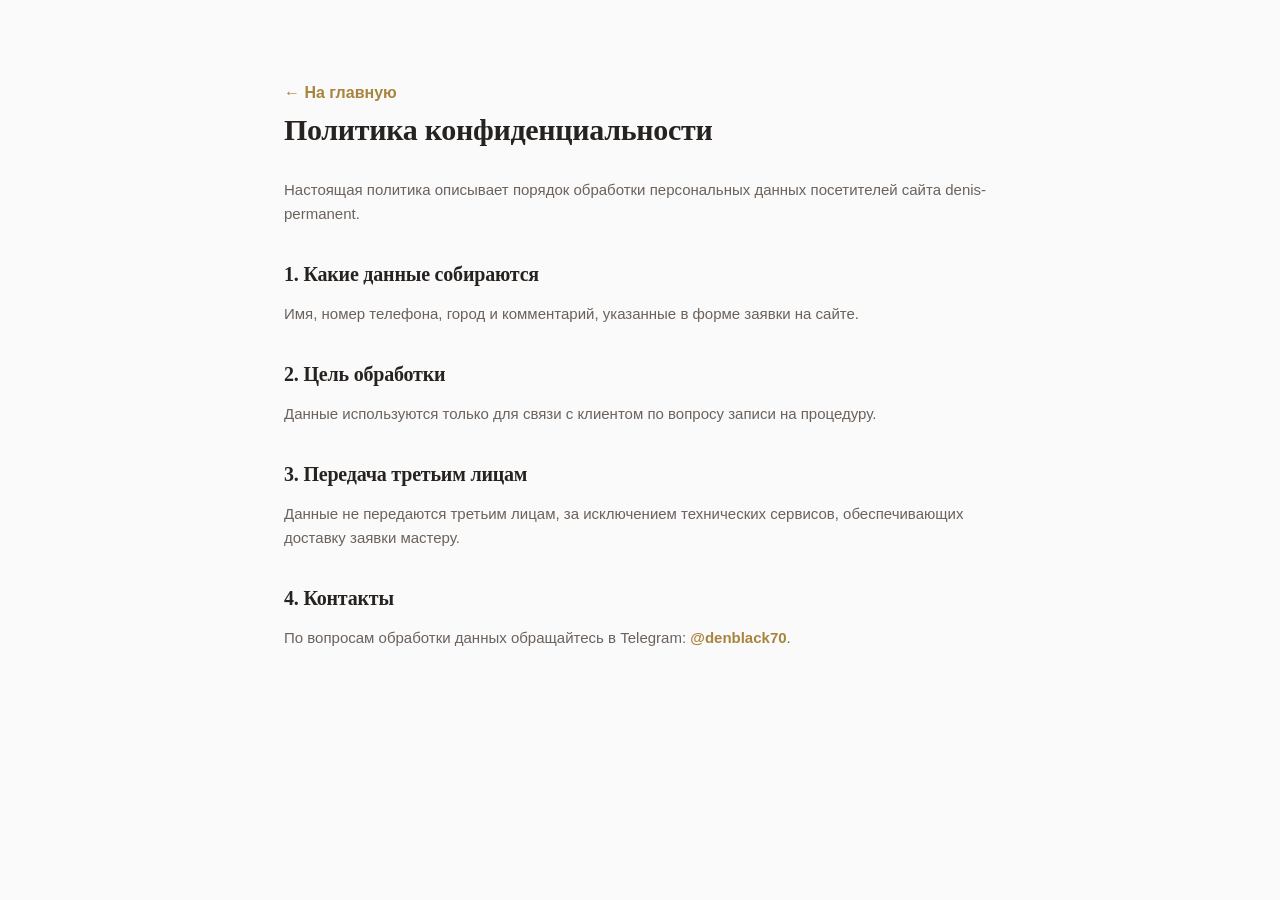
<file: privacy.html>
<!DOCTYPE html>
<html lang="ru">
<head>
<meta charset="UTF-8">
<meta name="viewport" content="width=device-width, initial-scale=1.0">
<title>Политика конфиденциальности — Денис Семенов</title>
<link rel="stylesheet" href="styles.css">
<style>
  .legal { max-width: 760px; margin: 0 auto; padding: 80px 24px; }
  .legal h1 { font-size: 30px; margin-bottom: 24px; }
  .legal h2 { font-size: 20px; margin: 32px 0 12px; }
  .legal p, .legal li { color: var(--clr-text-muted); font-size: 15px; margin-bottom: 12px; }
  .legal a { color: var(--clr-accent-dark); font-weight: 600; }
</style>
</head>
<body>
<div class="legal">
  <a href="index.html">← На главную</a>
  <h1>Политика конфиденциальности</h1>
  <p>Настоящая политика описывает порядок обработки персональных данных посетителей сайта denis-permanent.</p>
  <h2>1. Какие данные собираются</h2>
  <p>Имя, номер телефона, город и комментарий, указанные в форме заявки на сайте.</p>
  <h2>2. Цель обработки</h2>
  <p>Данные используются только для связи с клиентом по вопросу записи на процедуру.</p>
  <h2>3. Передача третьим лицам</h2>
  <p>Данные не передаются третьим лицам, за исключением технических сервисов, обеспечивающих доставку заявки мастеру.</p>
  <h2>4. Контакты</h2>
  <p>По вопросам обработки данных обращайтесь в Telegram: <a href="https://t.me/denblack70" target="_blank" rel="noopener">@denblack70</a>.</p>
</div>
</body>
</html>
</file>
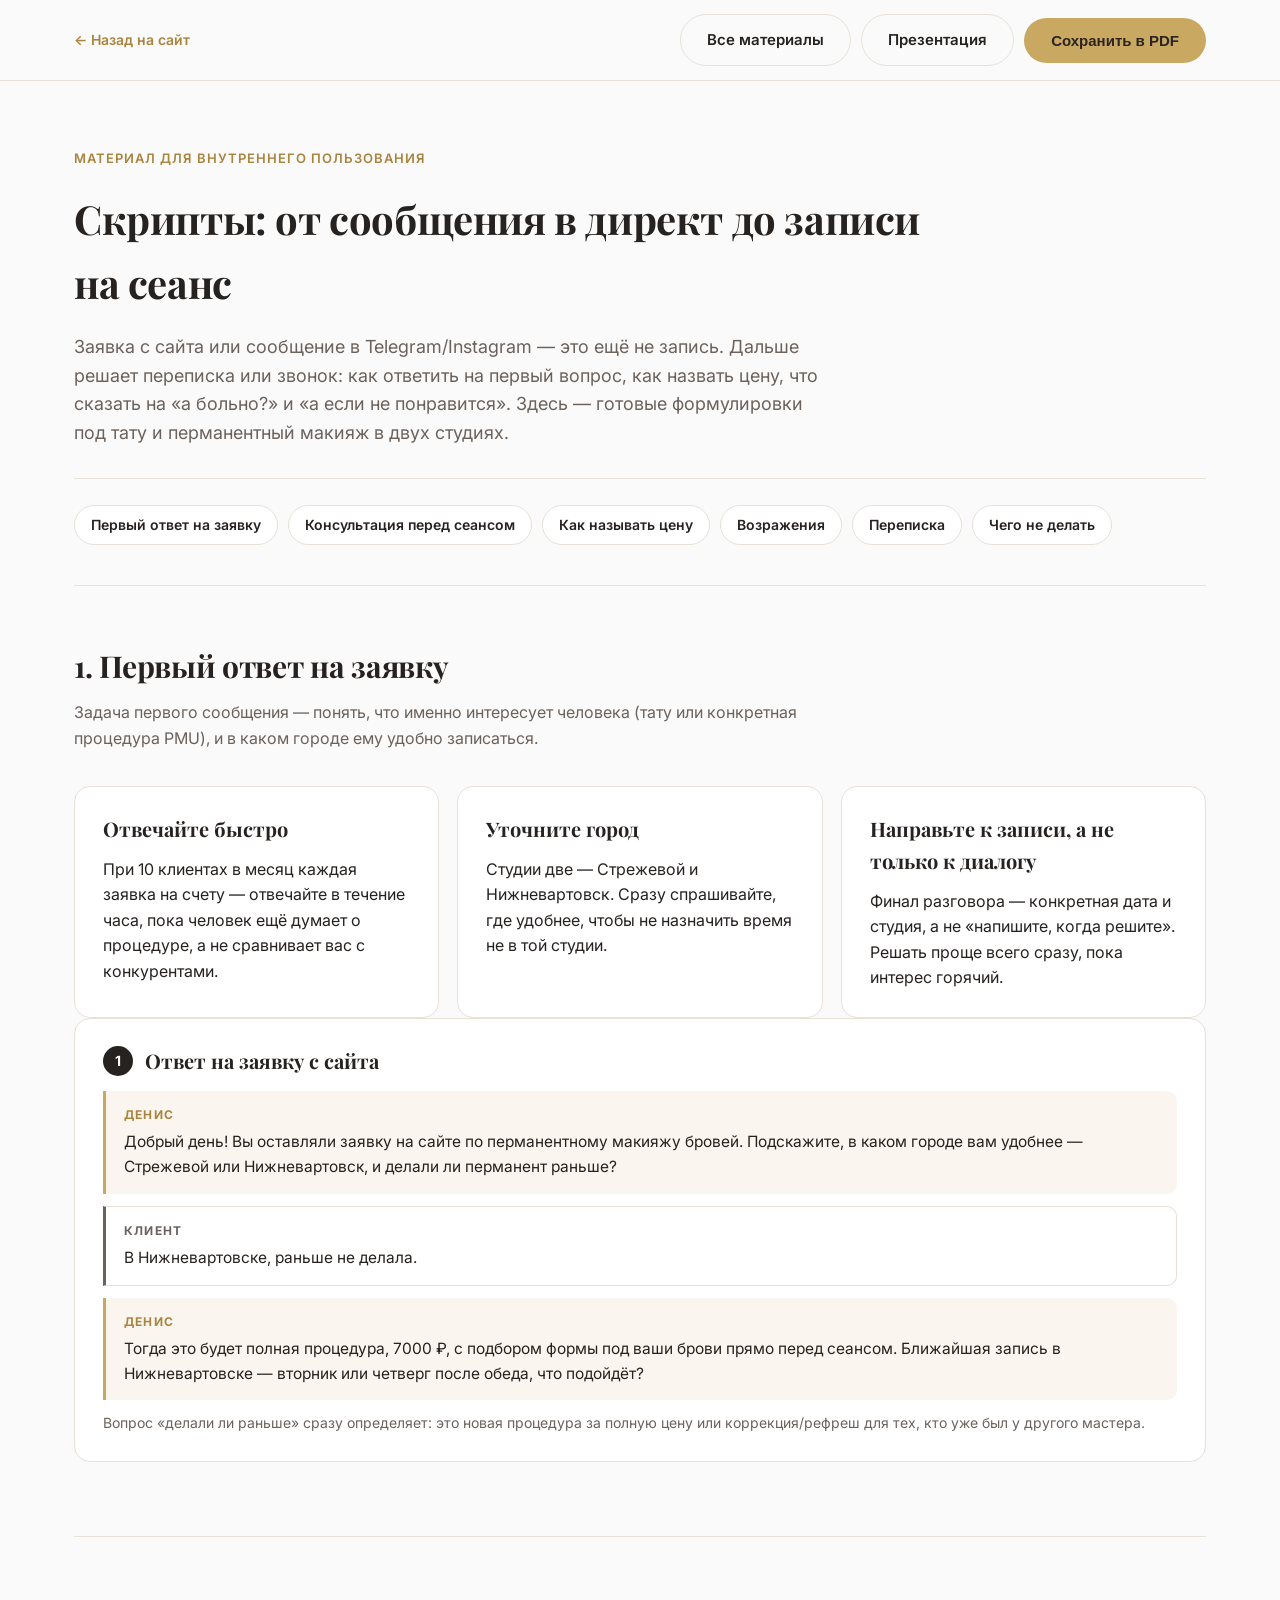
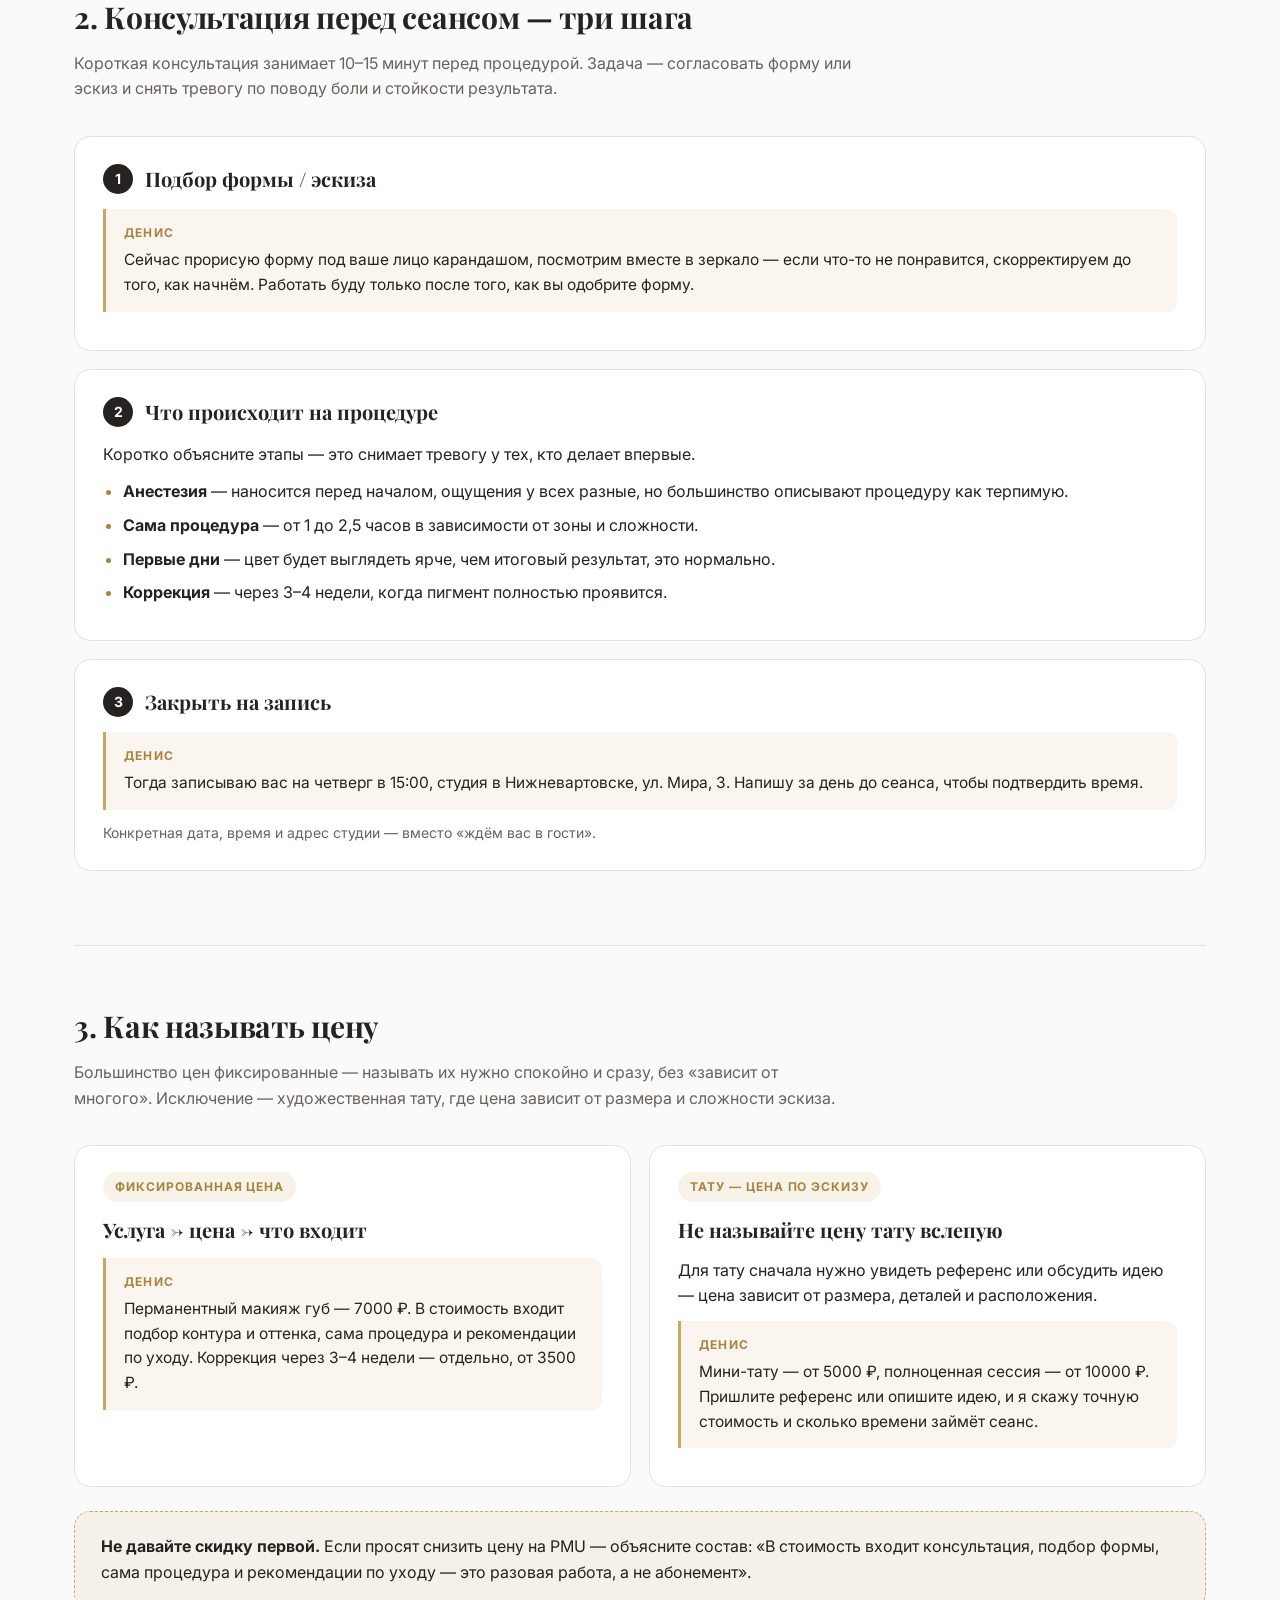
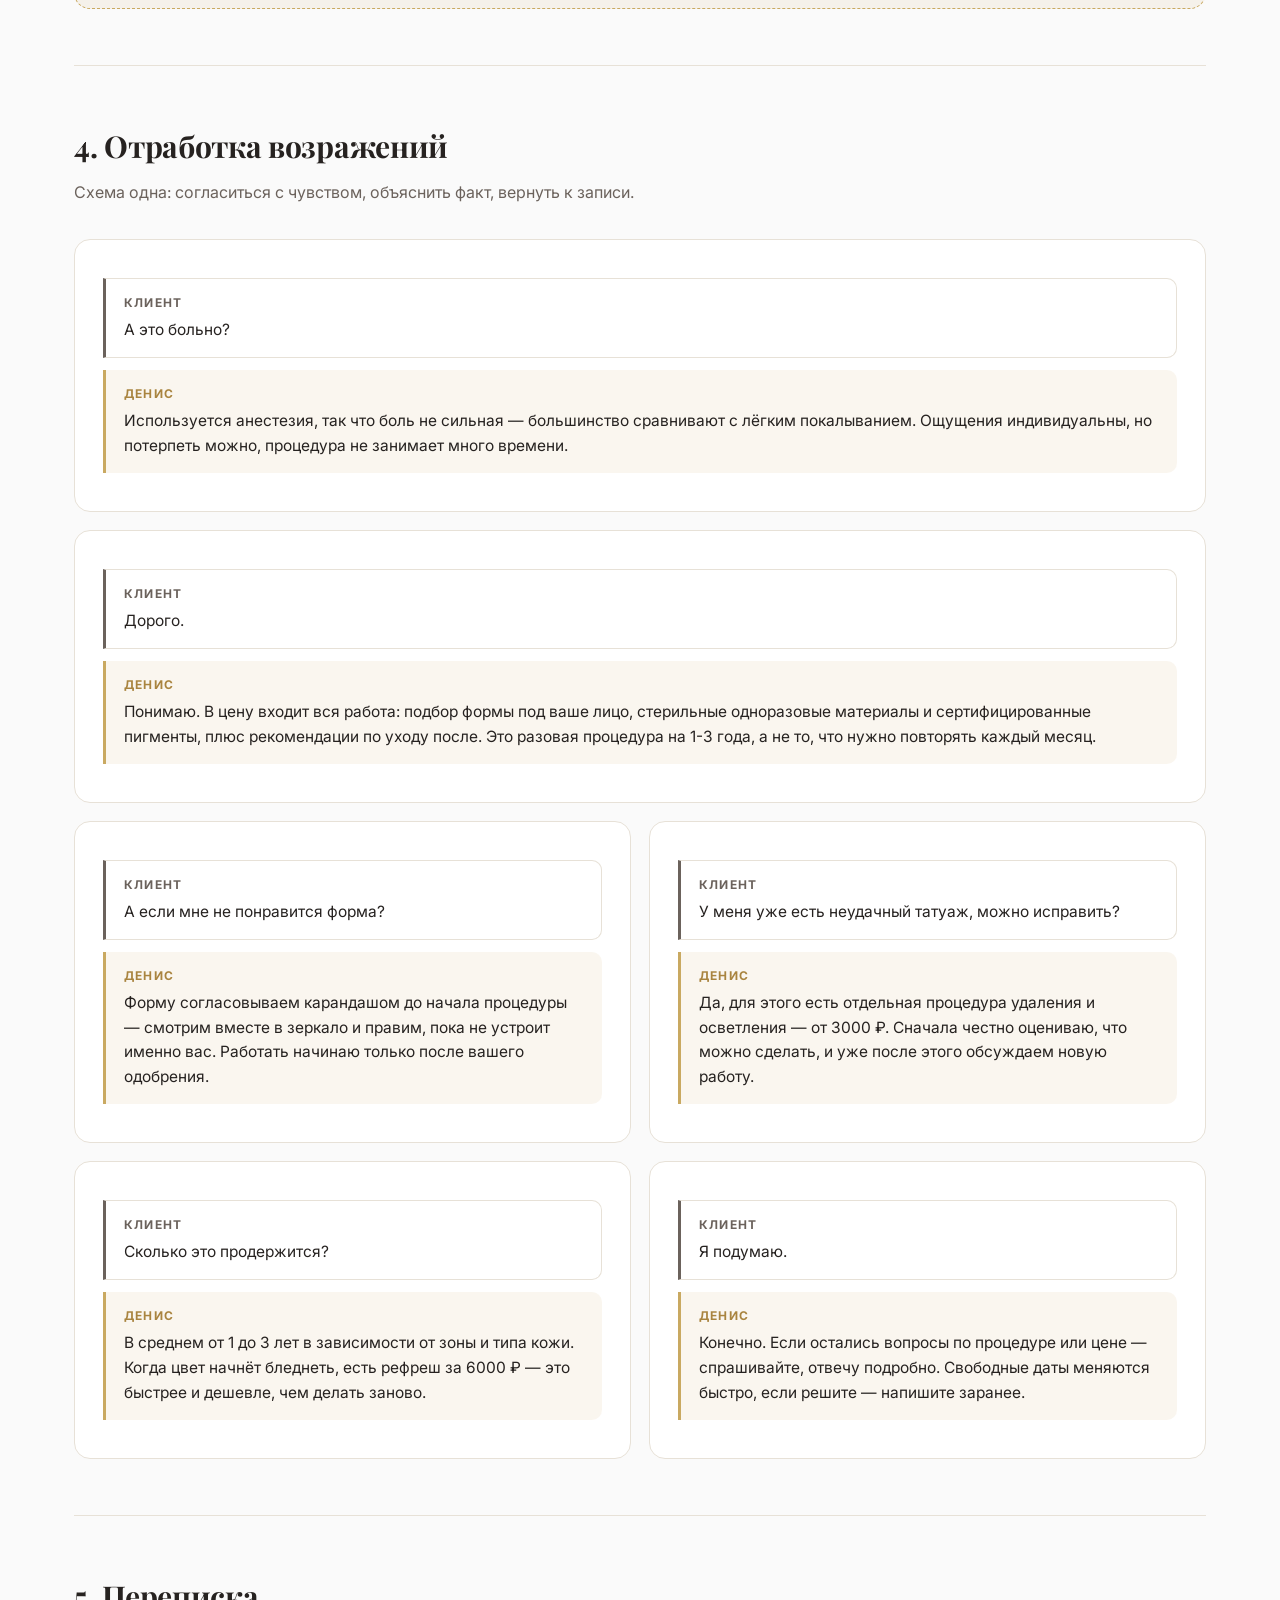
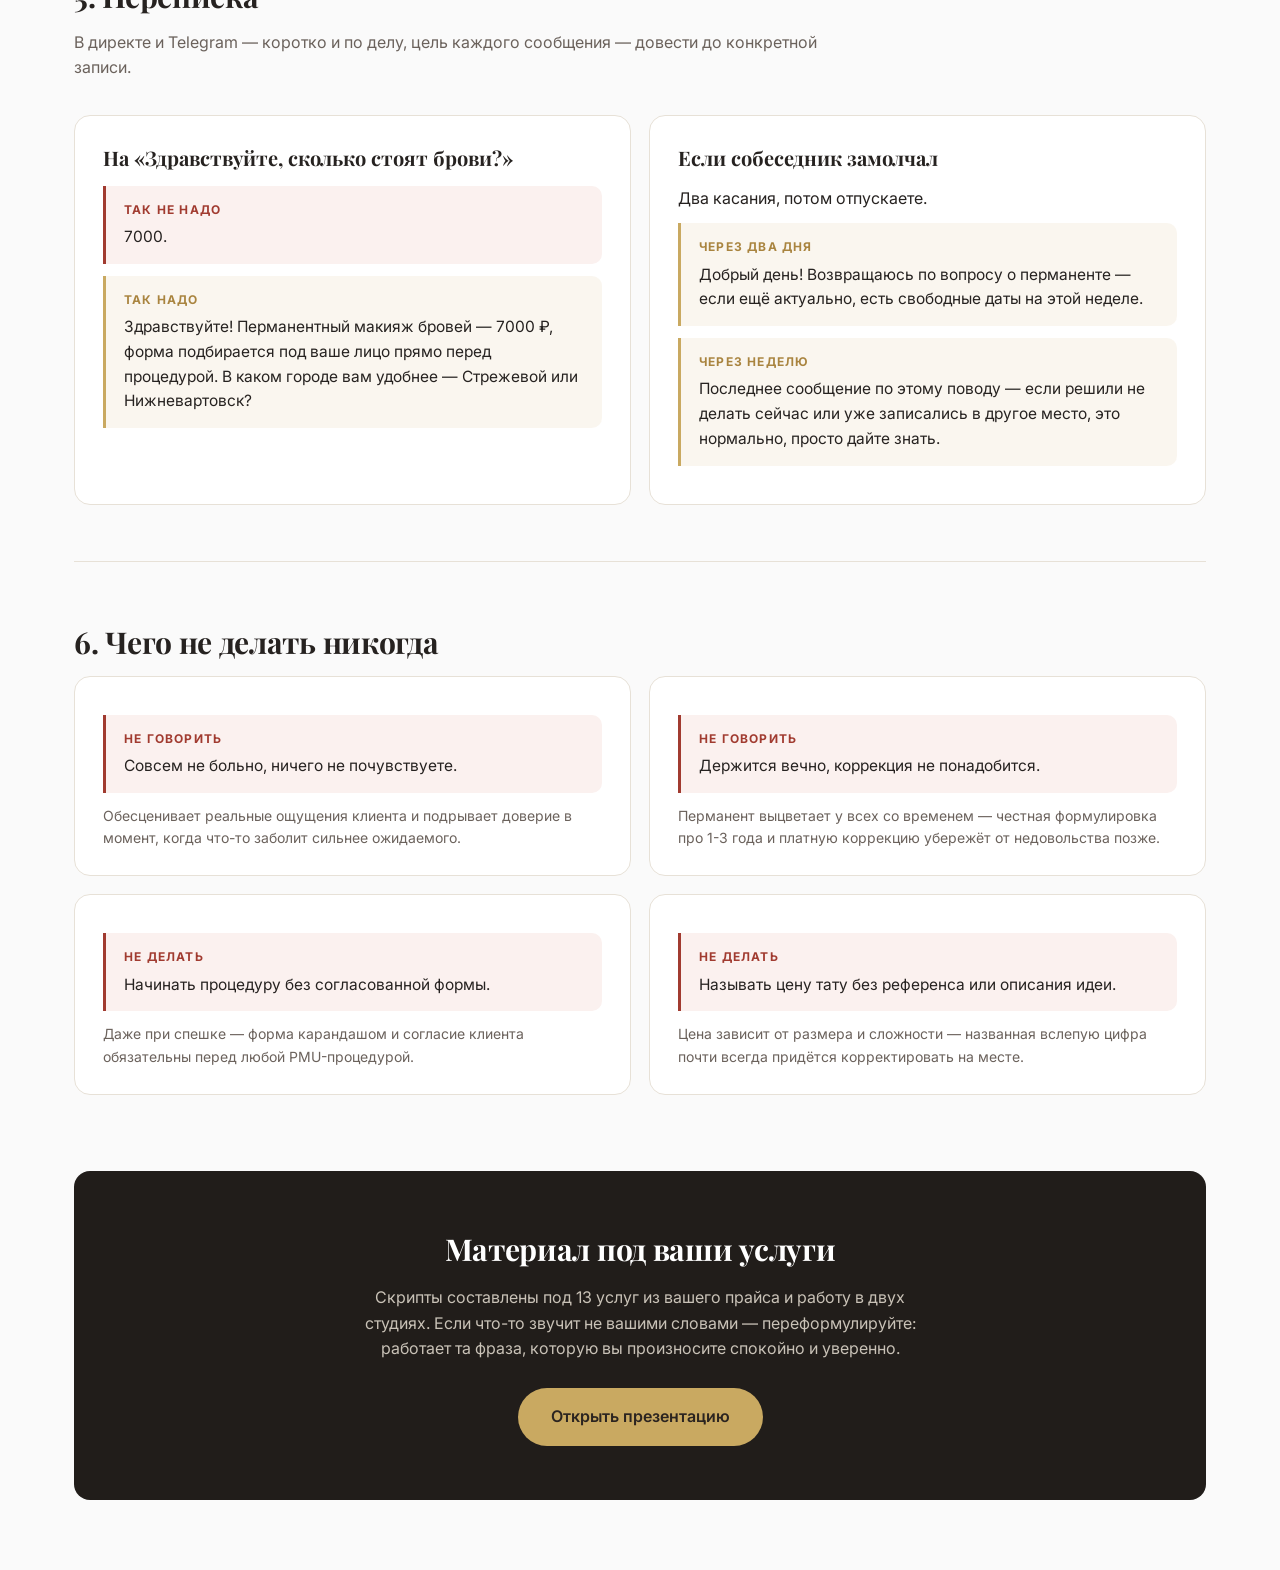
<file: scripts.html>
<!DOCTYPE html>
<html lang="ru">
<head>
<meta charset="UTF-8">
<meta name="viewport" content="width=device-width, initial-scale=1.0">
<title>Скрипты продаж — Денис Семенов</title>
<meta name="description" content="Что говорить клиенту, который написал по поводу тату или перманентного макияжа: консультация, озвучивание цены, отработка возражений про боль и стойкость.">
<meta name="robots" content="noindex">
<link rel="preconnect" href="https://fonts.googleapis.com">
<link rel="preconnect" href="https://fonts.gstatic.com" crossorigin>
<link href="https://fonts.googleapis.com/css2?family=Playfair+Display:wght@500;600;700;800&family=Inter:wght@400;500;600;700;800&display=swap" rel="stylesheet">
<link rel="stylesheet" href="styles.css">
<link rel="stylesheet" href="materials.css">
</head>
<body>

<div class="doc-bar">
  <div class="doc-bar__inner">
    <a href="index.html" class="doc-bar__back">← <span>Назад на сайт</span></a>
    <div class="doc-bar__actions">
      <a href="materials.html" class="btn btn--ghost">Все материалы</a>
      <a href="presentation.html" class="btn btn--ghost">Презентация</a>
      <button class="btn btn--primary" onclick="window.print()">Сохранить в PDF</button>
    </div>
  </div>
</div>

<div class="container">

  <section class="doc-hero">
    <p class="eyebrow">Материал для внутреннего пользования</p>
    <h1>Скрипты: от сообщения в директ до записи на сеанс</h1>
    <p class="doc-hero__lead">Заявка с сайта или сообщение в Telegram/Instagram — это ещё не запись. Дальше решает переписка или звонок: как ответить на первый вопрос, как назвать цену, что сказать на «а больно?» и «а если не понравится». Здесь — готовые формулировки под тату и перманентный макияж в двух студиях.</p>
    <nav class="toc">
      <a href="#intake">Первый ответ на заявку</a>
      <a href="#consult">Консультация перед сеансом</a>
      <a href="#price">Как называть цену</a>
      <a href="#objections">Возражения</a>
      <a href="#chat">Переписка</a>
      <a href="#stop">Чего не делать</a>
    </nav>
  </section>

  <section class="doc-section" id="intake">
    <h2>1. Первый ответ на заявку</h2>
    <p class="doc-section__lead">Задача первого сообщения — понять, что именно интересует человека (тату или конкретная процедура PMU), и в каком городе ему удобно записаться.</p>

    <div class="grid-3">
      <div class="card">
        <p class="card__title">Отвечайте быстро</p>
        <p>При 10 клиентах в месяц каждая заявка на счету — отвечайте в течение часа, пока человек ещё думает о процедуре, а не сравнивает вас с конкурентами.</p>
      </div>
      <div class="card">
        <p class="card__title">Уточните город</p>
        <p>Студии две — Стрежевой и Нижневартовск. Сразу спрашивайте, где удобнее, чтобы не назначить время не в той студии.</p>
      </div>
      <div class="card">
        <p class="card__title">Направьте к записи, а не только к диалогу</p>
        <p>Финал разговора — конкретная дата и студия, а не «напишите, когда решите». Решать проще всего сразу, пока интерес горячий.</p>
      </div>
    </div>

    <div class="card">
      <div class="card__head"><span class="card__step">1</span><p class="card__title">Ответ на заявку с сайта</p></div>
      <div class="say">
        <span class="say__who">Денис</span>
        Добрый день! Вы оставляли заявку на сайте по перманентному макияжу бровей. Подскажите, в каком городе вам удобнее — Стрежевой или Нижневартовск, и делали ли перманент раньше?
      </div>
      <div class="say say--client">
        <span class="say__who">Клиент</span>
        В Нижневартовске, раньше не делала.
      </div>
      <div class="say">
        <span class="say__who">Денис</span>
        Тогда это будет полная процедура, 7000 ₽, с подбором формы под ваши брови прямо перед сеансом. Ближайшая запись в Нижневартовске — вторник или четверг после обеда, что подойдёт?
      </div>
      <p class="card__note">Вопрос «делали ли раньше» сразу определяет: это новая процедура за полную цену или коррекция/рефреш для тех, кто уже был у другого мастера.</p>
    </div>
  </section>

  <section class="doc-section" id="consult">
    <h2>2. Консультация перед сеансом — три шага</h2>
    <p class="doc-section__lead">Короткая консультация занимает 10–15 минут перед процедурой. Задача — согласовать форму или эскиз и снять тревогу по поводу боли и стойкости результата.</p>

    <div class="card">
      <div class="card__head"><span class="card__step">1</span><p class="card__title">Подбор формы / эскиза</p></div>
      <div class="say">
        <span class="say__who">Денис</span>
        Сейчас прорисую форму под ваше лицо карандашом, посмотрим вместе в зеркало — если что-то не понравится, скорректируем до того, как начнём. Работать буду только после того, как вы одобрите форму.
      </div>
    </div>

    <div class="card">
      <div class="card__head"><span class="card__step">2</span><p class="card__title">Что происходит на процедуре</p></div>
      <p>Коротко объясните этапы — это снимает тревогу у тех, кто делает впервые.</p>
      <ul class="ul">
        <li><b>Анестезия</b> — наносится перед началом, ощущения у всех разные, но большинство описывают процедуру как терпимую.</li>
        <li><b>Сама процедура</b> — от 1 до 2,5 часов в зависимости от зоны и сложности.</li>
        <li><b>Первые дни</b> — цвет будет выглядеть ярче, чем итоговый результат, это нормально.</li>
        <li><b>Коррекция</b> — через 3–4 недели, когда пигмент полностью проявится.</li>
      </ul>
    </div>

    <div class="card">
      <div class="card__head"><span class="card__step">3</span><p class="card__title">Закрыть на запись</p></div>
      <div class="say">
        <span class="say__who">Денис</span>
        Тогда записываю вас на четверг в 15:00, студия в Нижневартовске, ул. Мира, 3. Напишу за день до сеанса, чтобы подтвердить время.
      </div>
      <p class="card__note">Конкретная дата, время и адрес студии — вместо «ждём вас в гости».</p>
    </div>
  </section>

  <section class="doc-section" id="price">
    <h2>3. Как называть цену</h2>
    <p class="doc-section__lead">Большинство цен фиксированные — называть их нужно спокойно и сразу, без «зависит от многого». Исключение — художественная тату, где цена зависит от размера и сложности эскиза.</p>

    <div class="grid-2">
      <div class="card">
        <span class="tag">Фиксированная цена</span>
        <p class="card__title">Услуга → цена → что входит</p>
        <div class="say">
          <span class="say__who">Денис</span>
          Перманентный макияж губ — 7000 ₽. В стоимость входит подбор контура и оттенка, сама процедура и рекомендации по уходу. Коррекция через 3–4 недели — отдельно, от 3500 ₽.
        </div>
      </div>
      <div class="card">
        <span class="tag">Тату — цена по эскизу</span>
        <p class="card__title">Не называйте цену тату вслепую</p>
        <p>Для тату сначала нужно увидеть референс или обсудить идею — цена зависит от размера, деталей и расположения.</p>
        <div class="say">
          <span class="say__who">Денис</span>
          Мини-тату — от 5000 ₽, полноценная сессия — от 10000 ₽. Пришлите референс или опишите идею, и я скажу точную стоимость и сколько времени займёт сеанс.
        </div>
      </div>
    </div>

    <div class="tip">
      <strong>Не давайте скидку первой.</strong> Если просят снизить цену на PMU — объясните состав: «В стоимость входит консультация, подбор формы, сама процедура и рекомендации по уходу — это разовая работа, а не абонемент».
    </div>
  </section>

  <section class="doc-section" id="objections">
    <h2>4. Отработка возражений</h2>
    <p class="doc-section__lead">Схема одна: согласиться с чувством, объяснить факт, вернуть к записи.</p>

    <div class="card">
      <div class="say say--client"><span class="say__who">Клиент</span>А это больно?</div>
      <div class="say">
        <span class="say__who">Денис</span>
        Используется анестезия, так что боль не сильная — большинство сравнивают с лёгким покалыванием. Ощущения индивидуальны, но потерпеть можно, процедура не занимает много времени.
      </div>
    </div>

    <div class="card">
      <div class="say say--client"><span class="say__who">Клиент</span>Дорого.</div>
      <div class="say">
        <span class="say__who">Денис</span>
        Понимаю. В цену входит вся работа: подбор формы под ваше лицо, стерильные одноразовые материалы и сертифицированные пигменты, плюс рекомендации по уходу после. Это разовая процедура на 1-3 года, а не то, что нужно повторять каждый месяц.
      </div>
    </div>

    <div class="grid-2">
      <div class="card">
        <div class="say say--client"><span class="say__who">Клиент</span>А если мне не понравится форма?</div>
        <div class="say">
          <span class="say__who">Денис</span>
          Форму согласовываем карандашом до начала процедуры — смотрим вместе в зеркало и правим, пока не устроит именно вас. Работать начинаю только после вашего одобрения.
        </div>
      </div>
      <div class="card">
        <div class="say say--client"><span class="say__who">Клиент</span>У меня уже есть неудачный татуаж, можно исправить?</div>
        <div class="say">
          <span class="say__who">Денис</span>
          Да, для этого есть отдельная процедура удаления и осветления — от 3000 ₽. Сначала честно оцениваю, что можно сделать, и уже после этого обсуждаем новую работу.
        </div>
      </div>
      <div class="card">
        <div class="say say--client"><span class="say__who">Клиент</span>Сколько это продержится?</div>
        <div class="say">
          <span class="say__who">Денис</span>
          В среднем от 1 до 3 лет в зависимости от зоны и типа кожи. Когда цвет начнёт бледнеть, есть рефреш за 6000 ₽ — это быстрее и дешевле, чем делать заново.
        </div>
      </div>
      <div class="card">
        <div class="say say--client"><span class="say__who">Клиент</span>Я подумаю.</div>
        <div class="say">
          <span class="say__who">Денис</span>
          Конечно. Если остались вопросы по процедуре или цене — спрашивайте, отвечу подробно. Свободные даты меняются быстро, если решите — напишите заранее.
        </div>
      </div>
    </div>
  </section>

  <section class="doc-section" id="chat">
    <h2>5. Переписка</h2>
    <p class="doc-section__lead">В директе и Telegram — коротко и по делу, цель каждого сообщения — довести до конкретной записи.</p>

    <div class="grid-2">
      <div class="card">
        <p class="card__title">На «Здравствуйте, сколько стоят брови?»</p>
        <div class="say say--stop">
          <span class="say__who">Так не надо</span>
          7000.
        </div>
        <div class="say">
          <span class="say__who">Так надо</span>
          Здравствуйте! Перманентный макияж бровей — 7000 ₽, форма подбирается под ваше лицо прямо перед процедурой. В каком городе вам удобнее — Стрежевой или Нижневартовск?
        </div>
      </div>
      <div class="card">
        <p class="card__title">Если собеседник замолчал</p>
        <p>Два касания, потом отпускаете.</p>
        <div class="say">
          <span class="say__who">Через два дня</span>
          Добрый день! Возвращаюсь по вопросу о перманенте — если ещё актуально, есть свободные даты на этой неделе.
        </div>
        <div class="say">
          <span class="say__who">Через неделю</span>
          Последнее сообщение по этому поводу — если решили не делать сейчас или уже записались в другое место, это нормально, просто дайте знать.
        </div>
      </div>
    </div>
  </section>

  <section class="doc-section" id="stop">
    <h2>6. Чего не делать никогда</h2>
    <div class="grid-2">
      <div class="card">
        <div class="say say--stop"><span class="say__who">Не говорить</span>Совсем не больно, ничего не почувствуете.</div>
        <p class="card__note">Обесценивает реальные ощущения клиента и подрывает доверие в момент, когда что-то заболит сильнее ожидаемого.</p>
      </div>
      <div class="card">
        <div class="say say--stop"><span class="say__who">Не говорить</span>Держится вечно, коррекция не понадобится.</div>
        <p class="card__note">Перманент выцветает у всех со временем — честная формулировка про 1-3 года и платную коррекцию убережёт от недовольства позже.</p>
      </div>
      <div class="card">
        <div class="say say--stop"><span class="say__who">Не делать</span>Начинать процедуру без согласованной формы.</div>
        <p class="card__note">Даже при спешке — форма карандашом и согласие клиента обязательны перед любой PMU-процедурой.</p>
      </div>
      <div class="card">
        <div class="say say--stop"><span class="say__who">Не делать</span>Называть цену тату без референса или описания идеи.</div>
        <p class="card__note">Цена зависит от размера и сложности — названная вслепую цифра почти всегда придётся корректировать на месте.</p>
      </div>
    </div>
  </section>

  <div class="cta-final">
    <h2>Материал под ваши услуги</h2>
    <p>Скрипты составлены под 13 услуг из вашего прайса и работу в двух студиях. Если что-то звучит не вашими словами — переформулируйте: работает та фраза, которую вы произносите спокойно и уверенно.</p>
    <a href="presentation.html" class="btn btn--primary btn--lg">Открыть презентацию</a>
  </div>

</div>

</body>
</html>
</file>
<file: styles.css>
:root {
  --clr-bg: #fafafa;
  --clr-surface: #ffffff;
  --clr-surface-alt: #f4f1ec;
  --clr-text: #262220;
  --clr-text-muted: #6b625c;
  --clr-accent: #c9a961;
  --clr-accent-dark: #a9843f;
  --clr-border: #e7e1d7;
  --shadow: 0 20px 45px -25px rgba(38, 34, 32, 0.25);
  --radius: 16px;
  --font-head: 'Playfair Display', serif;
  --font-body: 'Inter', sans-serif;
}

* { box-sizing: border-box; margin: 0; padding: 0; }

html { scroll-behavior: smooth; }

body {
  background: var(--clr-bg);
  color: var(--clr-text);
  font-family: var(--font-body);
  line-height: 1.6;
  -webkit-font-smoothing: antialiased;
}

img { max-width: 100%; display: block; }
a { color: inherit; text-decoration: none; }

.container {
  max-width: 1180px;
  margin: 0 auto;
  padding: 0 24px;
}

h1, h2, h3 {
  font-family: var(--font-head);
  font-weight: 700;
  color: var(--clr-text);
  letter-spacing: -0.01em;
}

.section-title {
  font-size: clamp(28px, 3.2vw, 40px);
  text-align: center;
  margin-bottom: 12px;
}

.section-sub {
  text-align: center;
  color: var(--clr-text-muted);
  max-width: 560px;
  margin: 0 auto 48px;
}

.btn {
  display: inline-flex;
  align-items: center;
  justify-content: center;
  padding: 13px 26px;
  border-radius: 999px;
  font-weight: 600;
  font-size: 15px;
  border: 1px solid transparent;
  cursor: pointer;
  transition: transform 0.2s ease, box-shadow 0.2s ease, background 0.2s ease;
  white-space: nowrap;
}

.btn--primary {
  background: var(--clr-accent);
  color: #2b2420;
}
.btn--primary:hover { background: var(--clr-accent-dark); transform: translateY(-1px); }

.btn--ghost {
  background: transparent;
  border-color: var(--clr-border);
  color: var(--clr-text);
}
.btn--ghost:hover { border-color: var(--clr-accent); color: var(--clr-accent-dark); }

.btn--lg { padding: 15px 32px; font-size: 16px; }

/* Header */
.header {
  position: sticky;
  top: 0;
  z-index: 100;
  background: rgba(250, 250, 250, 0.85);
  backdrop-filter: blur(10px);
  border-bottom: 1px solid transparent;
  transition: border-color 0.2s ease, box-shadow 0.2s ease;
}
.header.scrolled { border-color: var(--clr-border); box-shadow: 0 4px 20px -18px rgba(0,0,0,0.4); }

.header__inner {
  display: flex;
  align-items: center;
  justify-content: space-between;
  gap: 24px;
  min-width: 0;
  height: 76px;
}

.logo {
  display: flex;
  align-items: center;
  gap: 10px;
  flex-shrink: 0;
  font-family: var(--font-head);
  font-weight: 700;
  font-size: 18px;
}
.logo__suffix { color: var(--clr-text-muted); font-weight: 500; font-size: 14px; }

.nav {
  display: flex;
  gap: 28px;
  flex: 1;
  justify-content: center;
}
.nav a {
  font-size: 15px;
  font-weight: 500;
  color: var(--clr-text-muted);
  white-space: nowrap;
  transition: color 0.2s ease;
}
.nav a:hover { color: var(--clr-accent-dark); }

.header__actions {
  display: flex;
  align-items: center;
  gap: 16px;
  flex-shrink: 0;
}
.header__phone {
  font-weight: 600;
  white-space: nowrap;
}

.burger {
  display: none;
  flex-direction: column;
  justify-content: center;
  gap: 5px;
  width: 32px;
  height: 32px;
  background: none;
  border: none;
  cursor: pointer;
}
.burger span {
  display: block;
  height: 2px;
  width: 100%;
  background: var(--clr-text);
  transition: transform 0.2s ease, opacity 0.2s ease;
}
.burger.is-open span:nth-child(1) { transform: translateY(7px) rotate(45deg); }
.burger.is-open span:nth-child(2) { opacity: 0; }
.burger.is-open span:nth-child(3) { transform: translateY(-7px) rotate(-45deg); }

/* Hero */
.hero { padding: 72px 0 96px; }
.hero__inner {
  display: grid;
  grid-template-columns: 1.15fr 0.85fr;
  gap: 56px;
  align-items: center;
}
.eyebrow {
  display: inline-block;
  font-size: 13px;
  font-weight: 600;
  letter-spacing: 0.08em;
  text-transform: uppercase;
  color: var(--clr-accent-dark);
  margin-bottom: 18px;
}
.hero h1 {
  font-size: clamp(34px, 4.4vw, 54px);
  line-height: 1.12;
  margin-bottom: 20px;
}
.hero__lead {
  font-size: 17px;
  color: var(--clr-text-muted);
  max-width: 480px;
  margin-bottom: 32px;
}
.hero__cta { display: flex; gap: 16px; flex-wrap: wrap; margin-bottom: 48px; }

.hero__stats { display: flex; gap: 40px; flex-wrap: wrap; }
.stat__num {
  display: block;
  font-family: var(--font-head);
  font-size: 32px;
  font-weight: 700;
  color: var(--clr-accent-dark);
}
.stat__label { font-size: 13px; color: var(--clr-text-muted); max-width: 140px; display: block; }

.hero__card {
  background: var(--clr-surface);
  border: 1px solid var(--clr-border);
  border-radius: 24px;
  box-shadow: var(--shadow);
  padding: 48px 36px;
}
.hero__card-inner { text-align: center; }
.hero__card svg { margin: 0 auto 24px; }
.hero__card-title {
  font-family: var(--font-head);
  font-size: 20px;
  font-weight: 700;
  margin-bottom: 12px;
}
.hero__card-text { color: var(--clr-text-muted); font-size: 15px; }

/* Advantages */
.adv-section { padding: 96px 0; background: var(--clr-surface-alt); }
.adv-grid {
  display: grid;
  grid-template-columns: repeat(3, 1fr);
  gap: 28px;
}
.adv {
  background: var(--clr-surface);
  border: 1px solid var(--clr-border);
  border-radius: var(--radius);
  padding: 32px 28px;
}
.adv svg { margin-bottom: 18px; }
.adv h3 { font-size: 19px; margin-bottom: 10px; }
.adv p { color: var(--clr-text-muted); font-size: 15px; }

/* Services */
.services { padding: 96px 0; }
.services-grid {
  display: grid;
  grid-template-columns: repeat(3, 1fr);
  gap: 24px;
}
.service {
  background: var(--clr-surface);
  border: 1px solid var(--clr-border);
  border-radius: var(--radius);
  padding: 28px;
  position: relative;
}
.service__tag {
  display: inline-block;
  font-size: 11px;
  font-weight: 700;
  letter-spacing: 0.06em;
  text-transform: uppercase;
  color: var(--clr-accent-dark);
  background: rgba(201, 169, 97, 0.14);
  padding: 4px 10px;
  border-radius: 999px;
  margin-bottom: 16px;
}
.service h3 { font-size: 18px; margin-bottom: 8px; }
.service p { color: var(--clr-text-muted); font-size: 14px; margin-bottom: 18px; }
.service__price { font-weight: 700; color: var(--clr-accent-dark); font-size: 16px; }

/* Price table */
.price { padding: 96px 0; background: var(--clr-surface-alt); }
.price-table {
  max-width: 720px;
  margin: 0 auto;
  background: var(--clr-surface);
  border: 1px solid var(--clr-border);
  border-radius: var(--radius);
  overflow: hidden;
}
.price-row {
  display: flex;
  justify-content: space-between;
  padding: 16px 28px;
  border-bottom: 1px solid var(--clr-border);
  font-size: 15px;
}
.price-row:last-child { border-bottom: none; }
.price-row--head {
  background: var(--clr-surface-alt);
  font-weight: 700;
  font-family: var(--font-head);
}
.price-row span:last-child { font-weight: 600; color: var(--clr-accent-dark); white-space: nowrap; padding-left: 16px; }
.price-note { text-align: center; color: var(--clr-text-muted); font-size: 14px; margin-top: 24px; }

/* Process */
.process { padding: 96px 0; }
.process-grid {
  display: grid;
  grid-template-columns: repeat(5, 1fr);
  gap: 20px;
}
.step {
  text-align: center;
  padding: 24px 16px;
}
.step__num {
  display: inline-block;
  font-family: var(--font-head);
  font-size: 28px;
  font-weight: 700;
  color: var(--clr-accent);
  margin-bottom: 12px;
}
.step h3 { font-size: 16px; margin-bottom: 8px; }
.step p { font-size: 13.5px; color: var(--clr-text-muted); }

/* Studios */
.studios { padding: 96px 0; background: var(--clr-surface-alt); }
.studios-grid {
  display: grid;
  grid-template-columns: repeat(2, 1fr);
  gap: 28px;
}
.studio-card {
  background: var(--clr-surface);
  border: 1px solid var(--clr-border);
  border-radius: var(--radius);
  padding: 32px;
}
.studio-card h3 { font-size: 22px; margin-bottom: 12px; }
.studio-card__addr { color: var(--clr-text-muted); margin-bottom: 14px; }
.studio-card__phone { margin-bottom: 18px; font-weight: 600; }
.studio-card__phone a:hover { color: var(--clr-accent-dark); }
.studio-card__links { display: flex; flex-direction: column; gap: 8px; }
.studio-card__links a {
  font-weight: 600;
  font-size: 14px;
  color: var(--clr-accent-dark);
}
.studio-card__links a:hover { text-decoration: underline; }

/* Reviews / Кому подходит */
.reviews { padding: 96px 0; }
.reviews-grid {
  display: grid;
  grid-template-columns: repeat(3, 1fr);
  gap: 24px;
}
.review {
  background: var(--clr-surface);
  border: 1px solid var(--clr-border);
  border-radius: var(--radius);
  padding: 28px;
  font-style: italic;
  color: var(--clr-text-muted);
}

/* FAQ */
.faq { padding: 96px 0; background: var(--clr-surface-alt); }
.faq-list { max-width: 760px; margin: 0 auto; display: flex; flex-direction: column; gap: 12px; }
.faq__item {
  background: var(--clr-surface);
  border: 1px solid var(--clr-border);
  border-radius: 12px;
  padding: 18px 22px;
}
.faq__item summary {
  cursor: pointer;
  font-weight: 600;
  list-style: none;
  display: flex;
  justify-content: space-between;
}
.faq__item summary::-webkit-details-marker { display: none; }
.faq__item summary::after { content: '+'; font-size: 20px; color: var(--clr-accent-dark); }
.faq__item[open] summary::after { content: '−'; }
.faq__item p { margin-top: 14px; color: var(--clr-text-muted); font-size: 15px; }

/* Lead form */
.lead { padding: 96px 0; }
.lead__inner {
  display: grid;
  grid-template-columns: 1fr 1fr;
  gap: 48px;
  align-items: start;
}
.lead__info h2 { font-size: clamp(26px, 3vw, 36px); margin-bottom: 14px; }
.lead__info p { color: var(--clr-text-muted); margin-bottom: 24px; }
.lead__map { border-radius: var(--radius); overflow: hidden; border: 1px solid var(--clr-border); }

.form {
  background: var(--clr-surface);
  border: 1px solid var(--clr-border);
  border-radius: var(--radius);
  box-shadow: var(--shadow);
  padding: 32px;
  display: flex;
  flex-direction: column;
  gap: 18px;
}
.form label { font-size: 14px; font-weight: 600; display: flex; flex-direction: column; gap: 8px; }
.form input, .form select {
  font-family: var(--font-body);
  font-size: 15px;
  padding: 12px 14px;
  border-radius: 10px;
  border: 1px solid var(--clr-border);
  background: var(--clr-bg);
  color: var(--clr-text);
}
.form input:focus, .form select:focus { outline: none; border-color: var(--clr-accent); }

/* Footer */
.footer { background: #211d1a; color: #d8d2c9; padding: 64px 0 0; }
.footer__inner {
  display: grid;
  grid-template-columns: 1.4fr 1fr 1fr 1.2fr;
  gap: 32px;
  padding-bottom: 40px;
}
.logo--footer { color: #fff; margin-bottom: 12px; }
.footer__col h4 { font-family: var(--font-head); color: #fff; margin-bottom: 14px; font-size: 16px; }
.footer__col p { margin-bottom: 8px; font-size: 14px; color: #b6afa4; }
.footer__col a:hover { color: var(--clr-accent); }
.footer__bottom {
  border-top: 1px solid #3a342e;
  padding: 20px 24px;
  display: flex;
  justify-content: space-between;
  font-size: 13px;
  color: #90897d;
}

/* FAB */
.fab {
  position: fixed;
  bottom: 28px;
  right: 28px;
  width: 56px;
  height: 56px;
  border-radius: 50%;
  background: #29a9eb;
  display: flex;
  align-items: center;
  justify-content: center;
  box-shadow: 0 12px 30px -10px rgba(41, 169, 235, 0.6);
  z-index: 90;
  transition: transform 0.2s ease;
}
.fab:hover { transform: scale(1.06); }

/* Reveal animation */
.reveal { opacity: 0; transform: translateY(24px); transition: opacity 0.6s ease, transform 0.6s ease; }
.reveal.is-visible { opacity: 1; transform: translateY(0); }

/* ===== Breakpoints ===== */
@media (max-width: 1180px) {
  .nav { gap: 20px; }
  .nav a { font-size: 14px; }
}

@media (max-width: 1100px) {
  .nav { display: none; }
  .burger { display: flex; }
  .nav.is-open {
    display: flex;
    flex-direction: column;
    position: absolute;
    top: 76px;
    left: 0;
    right: 0;
    background: var(--clr-surface);
    border-bottom: 1px solid var(--clr-border);
    padding: 20px 24px;
    gap: 16px;
  }
}

@media (max-width: 900px) {
  .hero__inner { grid-template-columns: 1fr; }
  .hero__cta { justify-content: flex-start; }
  .adv-grid, .services-grid, .reviews-grid { grid-template-columns: repeat(2, 1fr); }
  .process-grid { grid-template-columns: repeat(3, 1fr); }
  .studios-grid { grid-template-columns: 1fr; }
  .lead__inner { grid-template-columns: 1fr; }
  .footer__inner { grid-template-columns: repeat(2, 1fr); }
}

@media (max-width: 560px) {
  .header__phone { display: none; }
  .adv-grid, .services-grid, .reviews-grid { grid-template-columns: 1fr; }
  .process-grid { grid-template-columns: repeat(2, 1fr); }
  .footer__inner { grid-template-columns: 1fr; }
  .price-row { font-size: 14px; padding: 14px 18px; }
}

@media (max-width: 380px) {
  .logo__suffix { display: none; }
}
</file>
<file: materials.css>
/* Стили для материалов: скрипты продаж, презентация, аутрич */

.doc-bar {
  position: sticky;
  top: 0;
  z-index: 50;
  background: rgba(250, 250, 250, 0.94);
  backdrop-filter: blur(10px);
  border-bottom: 1px solid var(--clr-border);
}
.doc-bar__inner {
  display: flex;
  align-items: center;
  justify-content: space-between;
  gap: 16px;
  padding: 14px 24px;
  max-width: 1180px;
  margin: 0 auto;
}
.doc-bar__back { font-weight: 600; font-size: 14px; color: var(--clr-accent-dark); }
.doc-bar__back:hover { color: var(--clr-text); }
.doc-bar__actions { display: flex; gap: 10px; align-items: center; }

.doc-hero { padding: 64px 0 40px; }
.doc-hero h1 { font-size: 40px; max-width: 860px; margin-bottom: 18px; }
.doc-hero__lead { font-size: 18px; color: var(--clr-text-muted); max-width: 760px; }

.toc {
  display: flex;
  flex-wrap: wrap;
  gap: 10px;
  margin-top: 30px;
  padding-top: 26px;
  border-top: 1px solid var(--clr-border);
}
.toc a {
  font-size: 14px;
  font-weight: 600;
  padding: 8px 16px;
  border-radius: 999px;
  background: var(--clr-surface);
  border: 1px solid var(--clr-border);
  transition: all 0.2s ease;
}
.toc a:hover { border-color: var(--clr-accent); color: var(--clr-accent-dark); }

.doc-section { padding: 56px 0; border-top: 1px solid var(--clr-border); }
.doc-section:first-of-type { border-top: none; }
.doc-section h2 { font-size: 30px; margin-bottom: 10px; }
.doc-section__lead { color: var(--clr-text-muted); max-width: 780px; margin-bottom: 34px; }

.card {
  background: var(--clr-surface);
  border: 1px solid var(--clr-border);
  border-radius: var(--radius);
  padding: 26px 28px;
  margin-bottom: 18px;
}
.card__title {
  font-family: var(--font-head);
  font-size: 20px;
  font-weight: 700;
  margin-bottom: 12px;
  color: var(--clr-text);
}
.card__note { font-size: 14px; color: var(--clr-text-muted); margin-top: 12px; }
.card p + p { margin-top: 10px; }

.card__step {
  display: inline-flex;
  align-items: center;
  justify-content: center;
  width: 30px;
  height: 30px;
  border-radius: 50%;
  background: var(--clr-text);
  color: #fff;
  font-size: 14px;
  font-weight: 700;
  font-family: var(--font-body);
  margin-right: 12px;
  flex: none;
}
.card__head { display: flex; align-items: center; margin-bottom: 14px; }
.card__head .card__title { margin-bottom: 0; }

.say {
  border-left: 3px solid var(--clr-accent);
  background: rgba(201, 169, 97, 0.1);
  border-radius: 0 10px 10px 0;
  padding: 14px 18px;
  margin: 12px 0;
  font-size: 15.5px;
}
.say + .say { margin-top: 10px; }
.say__who {
  display: block;
  font-size: 12px;
  font-weight: 700;
  letter-spacing: 0.1em;
  text-transform: uppercase;
  color: var(--clr-accent-dark);
  margin-bottom: 6px;
}
.say--client {
  border-left-color: var(--clr-text-muted);
  background: var(--clr-surface);
  border: 1px solid var(--clr-border);
  border-left: 3px solid var(--clr-text-muted);
}
.say--client .say__who { color: var(--clr-text-muted); }
.say--stop {
  border-left-color: #a13b30;
  background: #fbf1ef;
}
.say--stop .say__who { color: #a13b30; }

.ul { margin: 12px 0 0 20px; }
.ul li { margin-bottom: 8px; }
.ul li::marker { color: var(--clr-accent-dark); }

.grid-2 { display: grid; grid-template-columns: repeat(2, 1fr); gap: 18px; }
.grid-2 .card { margin-bottom: 0; }
.grid-3 { display: grid; grid-template-columns: repeat(3, 1fr); gap: 18px; }
.grid-3 .card { margin-bottom: 0; }

.tag {
  display: inline-block;
  font-size: 12px;
  font-weight: 700;
  letter-spacing: 0.08em;
  text-transform: uppercase;
  color: var(--clr-accent-dark);
  background: rgba(201, 169, 97, 0.14);
  border-radius: 999px;
  padding: 5px 12px;
  margin-bottom: 12px;
}

.tip {
  background: rgba(201, 169, 97, 0.1);
  border-radius: var(--radius);
  padding: 22px 26px;
  margin-top: 24px;
  border: 1px dashed var(--clr-accent);
}
.tip strong { color: var(--clr-text); }

.calc { width: 100%; border-collapse: collapse; margin-top: 16px; font-size: 15px; }
.calc td { padding: 12px 0; border-bottom: 1px solid var(--clr-border); }
.calc td:last-child { text-align: right; font-weight: 600; white-space: nowrap; }
.calc tr:last-child td { border-bottom: none; font-size: 17px; padding-top: 16px; }
.calc tr:last-child td:last-child { color: var(--clr-accent-dark); }

.eyebrow--center { text-align: center; }
.pitch { text-align: center; padding: 70px 0 40px; }
.pitch h1 { font-size: 50px; margin: 14px auto 20px; max-width: 900px; }
.pitch__lead { font-size: 19px; color: var(--clr-text-muted); max-width: 700px; margin: 0 auto 30px; }
.pitch__meta {
  display: flex;
  justify-content: center;
  flex-wrap: wrap;
  gap: 34px;
  padding-top: 28px;
  border-top: 1px solid var(--clr-border);
  max-width: 800px;
  margin: 0 auto;
}
.pitch__meta div { text-align: center; }
.pitch__meta b { display: block; font-family: var(--font-head); font-size: 25px; color: var(--clr-accent-dark); }
.pitch__meta span { font-size: 13px; color: var(--clr-text-muted); }

.offer {
  display: flex;
  justify-content: space-between;
  align-items: baseline;
  gap: 20px;
  padding: 18px 0;
  border-bottom: 1px solid var(--clr-border);
}
.offer:last-child { border-bottom: none; }
.offer__name { font-weight: 600; color: var(--clr-text); }
.offer__desc { display: block; font-weight: 400; font-size: 14px; color: var(--clr-text-muted); margin-top: 4px; }
.offer__price { white-space: nowrap; font-family: var(--font-head); font-size: 19px; color: var(--clr-accent-dark); }

.cta-final {
  background: #211d1a;
  border-radius: var(--radius);
  padding: 54px 40px;
  text-align: center;
  margin: 20px 0 70px;
}
.cta-final h2 { color: #fff; font-size: 30px; margin-bottom: 12px; }
.cta-final p { color: #c9c2b7; max-width: 560px; margin: 0 auto 26px; }

@media (max-width: 560px) {
  .doc-bar__actions .btn--ghost { display: none; }
  .doc-bar__actions .btn { padding: 10px 16px; font-size: 14px; }
}

@media (max-width: 860px) {
  .grid-2, .grid-3 { grid-template-columns: 1fr; }
  .doc-hero h1 { font-size: 28px; }
  .pitch h1 { font-size: 32px; }
  .doc-section h2 { font-size: 24px; }
  .doc-bar__inner { padding: 12px 18px; }
  .doc-bar__back span { display: none; }
  .offer { flex-direction: column; gap: 6px; }
}

@media print {
  .doc-bar, .toc, .fab, .no-print { display: none !important; }
  body { background: #fff; font-size: 12pt; }
  .card, .tip, .say { break-inside: avoid; }
  .doc-section { padding: 22px 0; page-break-inside: auto; }
  .cta-final { background: #fff; border: 2px solid var(--clr-text); }
  .cta-final h2 { color: var(--clr-text); }
  .cta-final p { color: var(--clr-text-muted); }
  a { text-decoration: none; }
}

/* Хаб-страница материалов */
.hub-grid {
  display: grid;
  grid-template-columns: repeat(3, 1fr);
  gap: 22px;
  margin-top: 10px;
}
.hub-card {
  background: var(--clr-surface);
  border: 1px solid var(--clr-border);
  border-radius: var(--radius);
  padding: 30px 26px;
  display: flex;
  flex-direction: column;
  transition: border-color 0.2s ease, transform 0.2s ease;
}
.hub-card:hover { border-color: var(--clr-accent); transform: translateY(-3px); }
.hub-card__num {
  font-family: var(--font-head);
  font-size: 14px;
  font-weight: 700;
  color: var(--clr-accent-dark);
  margin-bottom: 14px;
}
.hub-card__title { font-family: var(--font-head); font-size: 22px; font-weight: 700; margin-bottom: 12px; color: var(--clr-text); }
.hub-card__lead { color: var(--clr-text-muted); font-size: 15px; flex: 1; margin-bottom: 22px; }
.hub-card__link {
  display: inline-flex;
  align-items: center;
  gap: 8px;
  font-weight: 600;
  color: var(--clr-accent-dark);
  font-size: 15px;
}
.hub-card__link:hover { color: var(--clr-text); }

@media (max-width: 860px) {
  .hub-grid { grid-template-columns: 1fr; }
}

/* Кнопки для doc-bar (используются классы .btn из styles.css, добавляем варианты) */
.btn--ghost { background: transparent; color: var(--clr-text); border: 1px solid var(--clr-border); }
.btn--ghost:hover { border-color: var(--clr-accent); color: var(--clr-accent-dark); }
</file>
